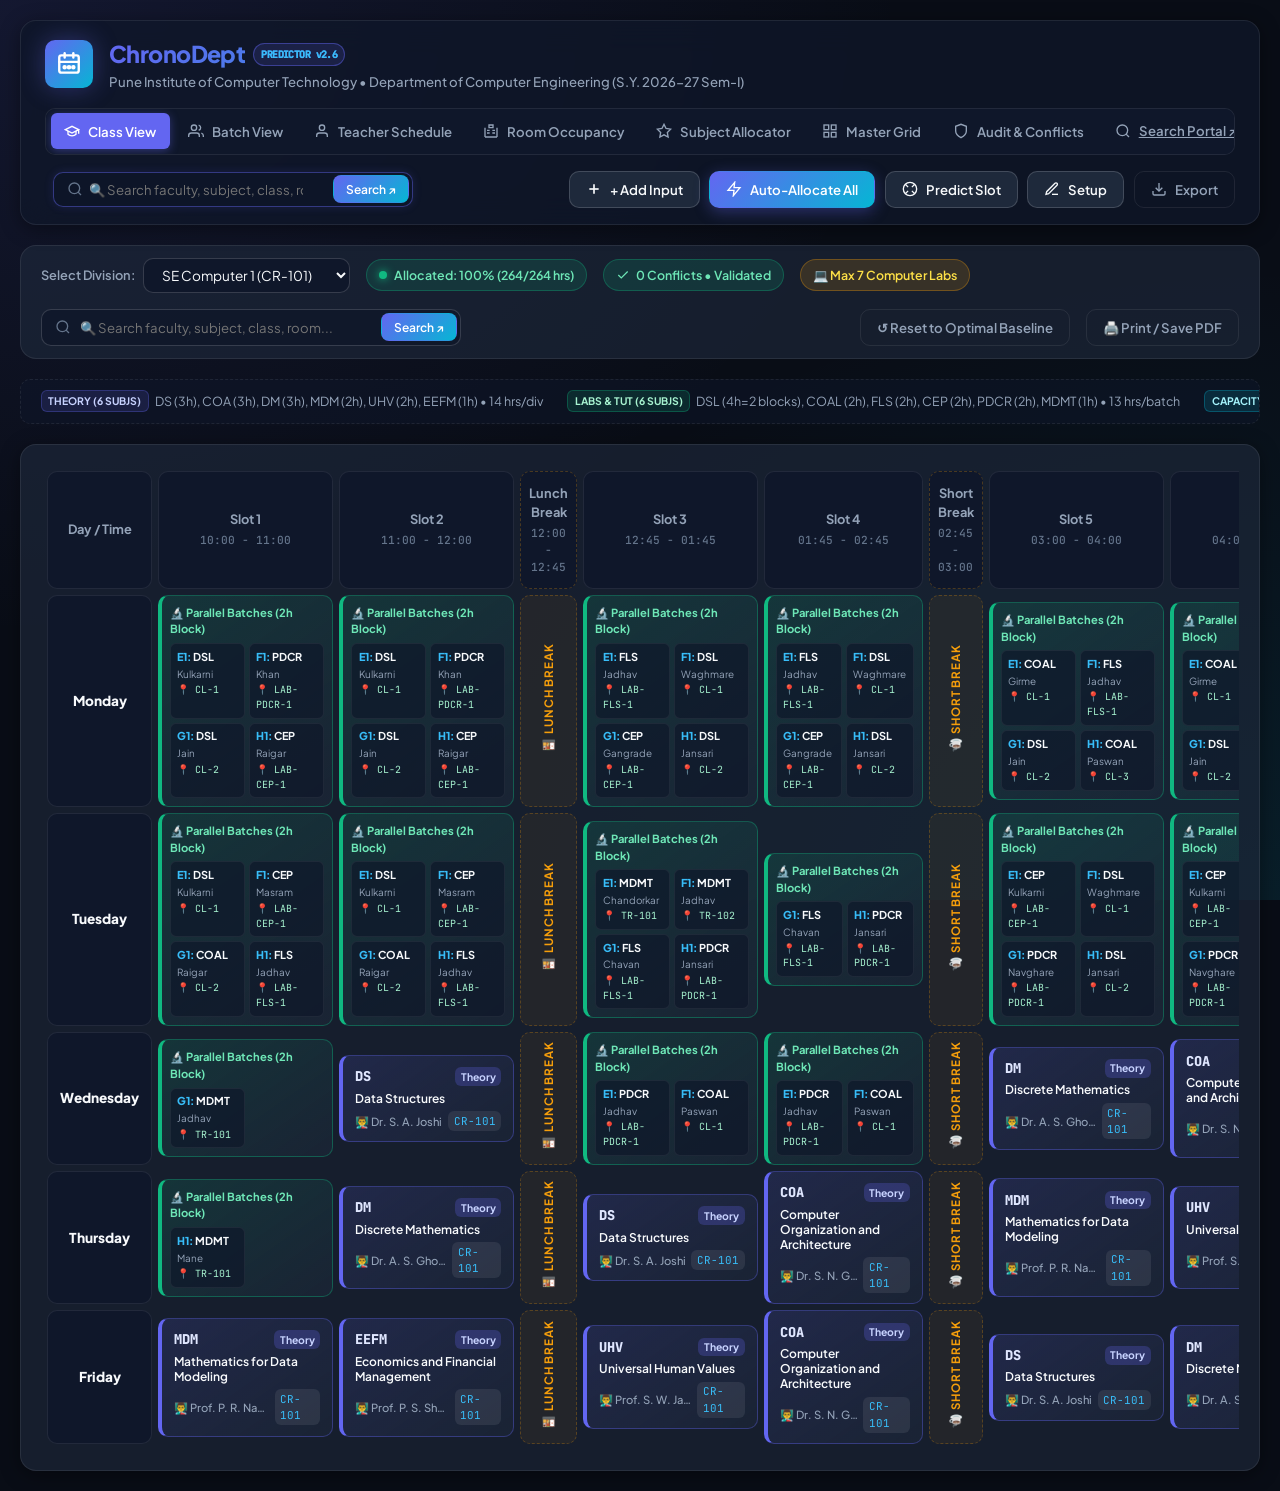
<file: index.html>
<!DOCTYPE html>
<html lang="en">
<head>
    <meta charset="UTF-8">
    <meta name="viewport" content="width=device-width, initial-scale=1.0">
    <title>ChronoDept - Department Timetable Predictor & Subject Allocator</title>
    <meta name="description" content="Intelligent timetable generator, subject allocator and schedule predictor for Computer Engineering department with zero conflicts and full curriculum coverage.">
    
    <!-- Google Fonts -->
    <link rel="preconnect" href="https://fonts.googleapis.com">
    <link rel="preconnect" href="https://fonts.gstatic.com" crossorigin>
    <link href="https://fonts.googleapis.com/css2?family=JetBrains+Mono:wght@400;500;700&family=Plus+Jakarta+Sans:wght@300;400;500;600;700;800&display=swap" rel="stylesheet">
    
    <link rel="stylesheet" href="styles.css">
</head>
<body>
    <div class="app-container">
        <!-- Main Application Header -->
        <header class="app-header">
            <div class="brand">
                <div class="brand-icon">
                    <svg width="26" height="26" viewBox="0 0 24 24" fill="none" stroke="currentColor" stroke-width="2.2" stroke-linecap="round" stroke-linejoin="round">
                        <rect x="3" y="4" width="18" height="16" rx="2"></rect>
                        <line x1="16" y1="2" x2="16" y2="6"></line>
                        <line x1="8" y1="2" x2="8" y2="6"></line>
                        <line x1="3" y1="10" x2="21" y2="10"></line>
                        <circle cx="8" cy="15" r="1"></circle>
                        <circle cx="12" cy="15" r="1"></circle>
                        <circle cx="16" cy="15" r="1"></circle>
                    </svg>
                </div>
                <div>
                    <h1 class="app-title">
                        ChronoDept <span class="app-version-badge">PREDICTOR v2.6</span>
                    </h1>
                    <p class="app-subtitle" id="deptSubtitle">Pune Institute of Computer Technology • Department of Computer Engineering (S.Y. 2026-27 Sem-I)</p>
                </div>
            </div>

            <!-- View Switcher Tabs -->
            <nav class="view-nav" aria-label="Timetable Perspectives">
                <button class="nav-btn active" data-view="class" id="navClassView">
                    <svg width="16" height="16" viewBox="0 0 24 24" fill="none" stroke="currentColor" stroke-width="2"><path d="M22 10v6M2 10l10-5 10 5-10 5z"/><path d="M6 12v5c3 3 9 3 12 0v-5"/></svg>
                    Class View
                </button>
                <button class="nav-btn" data-view="batch" id="navBatchView">
                    <svg width="16" height="16" viewBox="0 0 24 24" fill="none" stroke="currentColor" stroke-width="2"><path d="M17 21v-2a4 4 0 0 0-4-4H5a4 4 0 0 0-4 4v2"/><circle cx="9" cy="7" r="4"/><path d="M23 21v-2a4 4 0 0 0-3-3.87"/><path d="M16 3.13a4 4 0 0 1 0 7.75"/></svg>
                    Batch View
                </button>
                <button class="nav-btn" data-view="teacher" id="navTeacherView">
                    <svg width="16" height="16" viewBox="0 0 24 24" fill="none" stroke="currentColor" stroke-width="2"><path d="M20 21v-2a4 4 0 0 0-4-4H8a4 4 0 0 0-4 4v2"/><circle cx="12" cy="7" r="4"/></svg>
                    Teacher Schedule
                </button>
                <button class="nav-btn" data-view="room" id="navRoomView">
                    <svg width="16" height="16" viewBox="0 0 24 24" fill="none" stroke="currentColor" stroke-width="2"><path d="M3 21h18M3 7v14M21 7v14M6 11h4M6 15h4M14 11h4M14 15h4M9 3h6v4H9z"/></svg>
                    Room Occupancy
                </button>
                <button class="nav-btn" data-view="allocator" id="navAllocatorView">
                    <svg width="16" height="16" viewBox="0 0 24 24" fill="none" stroke="currentColor" stroke-width="2"><polygon points="12 2 15.09 8.26 22 9.27 17 14.14 18.18 21.02 12 17.77 5.82 21.02 7 14.14 2 9.27 8.91 8.26 12 2"/></svg>
                    Subject Allocator
                </button>
                <button class="nav-btn" data-view="master" id="navMasterView">
                    <svg width="16" height="16" viewBox="0 0 24 24" fill="none" stroke="currentColor" stroke-width="2"><rect x="3" y="3" width="7" height="7"/><rect x="14" y="3" width="7" height="7"/><rect x="14" y="14" width="7" height="7"/><rect x="3" y="14" width="7" height="7"/></svg>
                    Master Grid
                </button>
                <button class="nav-btn" data-view="audit" id="navAuditView">
                    <svg width="16" height="16" viewBox="0 0 24 24" fill="none" stroke="currentColor" stroke-width="2"><path d="M12 22s8-4 8-10V5l-8-3-8 3v7c0 6 8 10 8 10z"/></svg>
                    Audit & Conflicts
                </button>
                            <a href="search.html" class="nav-btn" id="navSearchLink" title="Open Dedicated Timetable Search Page">
                    <svg width="16" height="16" viewBox="0 0 24 24" fill="none" stroke="currentColor" stroke-width="2"><circle cx="11" cy="11" r="8"></circle><line x1="21" y1="21" x2="16.65" y2="16.65"></line></svg>
                    Search Portal ↗
                </a>
            </nav>

                        <!-- Top Header Global Search (Prominent search that opens search.html) -->
            <form class="top-header-search-form" id="topHeaderSearchForm" action="search.html" method="GET">
                <div class="search-input-wrapper">
                    <svg class="search-svg-icon" width="16" height="16" viewBox="0 0 24 24" fill="none" stroke="currentColor" stroke-width="2">
                        <circle cx="11" cy="11" r="8"></circle>
                        <line x1="21" y1="21" x2="16.65" y2="16.65"></line>
                    </svg>
                    <input type="search" name="q" id="topHeaderSearchInput" class="form-input top-header-search-input" placeholder="🔍 Search faculty, subject, class, room... (Press Enter)" autocomplete="off">
                    <button type="submit" class="btn btn-primary btn-sm search-submit-btn" title="Open Dedicated Search Page">
                        <span>Search ↗</span>
                    </button>
                </div>
            </form>

            <!-- Quick Action Buttons -->
            <div class="header-actions">
                <button id="btnQuickAddInput" class="btn btn-secondary" title="Add Divisions, Batches, and Classrooms as Input">
                    <svg width="16" height="16" viewBox="0 0 24 24" fill="none" stroke="currentColor" stroke-width="2.5"><line x1="12" y1="5" x2="12" y2="19"></line><line x1="5" y1="12" x2="19" y2="12"></line></svg>
                    + Add Input
                </button>
                <button id="btnAutoAllocate" class="btn btn-primary" title="Intelligently allocate all subjects across all divisions and batches">
                    <svg width="16" height="16" viewBox="0 0 24 24" fill="none" stroke="currentColor" stroke-width="2"><polygon points="13 2 3 14 12 14 11 22 21 10 12 10 13 2"/></svg>
                    Auto-Allocate All
                </button>
                <button id="btnPredictSlot" class="btn btn-secondary" title="Open AI Slot Predictor">
                    <svg width="16" height="16" viewBox="0 0 24 24" fill="none" stroke="currentColor" stroke-width="2"><circle cx="12" cy="12" r="10"/><path d="m4.93 4.93 4.24 4.24"/><path d="m14.83 9.17 4.24-4.24"/><path d="m14.83 14.83 4.24 4.24"/><path d="m9.17 14.83-4.24 4.24"/></svg>
                    Predict Slot
                </button>
                <button id="btnManageData" class="btn btn-secondary" title="Department & Curriculum Configuration">
                    <svg width="16" height="16" viewBox="0 0 24 24" fill="none" stroke="currentColor" stroke-width="2"><path d="M12 20h9"/><path d="M16.5 3.5a2.121 2.121 0 0 1 3 3L7 19l-4 1 1-4L16.5 3.5z"/></svg>
                    Setup
                </button>
                <button id="btnExportModal" class="btn btn-outline" title="Export to Excel, Word, or PDF">
                    <svg width="16" height="16" viewBox="0 0 24 24" fill="none" stroke="currentColor" stroke-width="2"><path d="M21 15v4a2 2 0 0 1-2 2H5a2 2 0 0 1-2-2v-4"/><polyline points="7 10 12 15 17 10"/><line x1="12" y1="15" x2="12" y2="3"/></svg>
                    Export
                </button>
            </div>
        </header>

        <!-- Secondary Toolbar: Filter & Live KPIs -->
        <section class="toolbar-section">
            <div class="toolbar-left">
                <!-- Dynamic Filter Dropdown -->
                <div class="filter-group" id="filterGroup">
                    <label for="selectFilter" id="filterLabel">Select Division:</label>
                    <select id="selectFilter" class="form-select">
                        <!-- Populated by JavaScript -->
                    </select>
                </div>

                <!-- Live Status Pills -->
                <div class="stat-pill success" id="badgeProgress" title="All 12 subjects allocated across 4 divisions & 16 batches">
                    <span class="pulse-dot"></span>
                    <span id="badgeProgressText">Allocated: 100% (108/108 hrs)</span>
                </div>

                <div class="stat-pill primary" id="badgeAudit" title="Real-time conflict status">
                    <svg width="14" height="14" viewBox="0 0 24 24" fill="none" stroke="currentColor" stroke-width="2"><path d="M20 6 9 17l-5-5"/></svg>
                    <span id="badgeAuditText">0 Conflicts • Validated</span>
                </div>

                <div class="stat-pill warning" id="badgeLabs" title="Computer lab capacity constraint compliance">
                    <span>💻 Max 7 Computer Labs</span>
                </div>
            </div>

                        <!-- Global Search Bar (Opens separate search results page) -->
            <form class="global-search-form" id="globalSearchForm" action="search.html" method="GET">
                <div class="search-input-wrapper">
                    <svg class="search-svg-icon" width="16" height="16" viewBox="0 0 24 24" fill="none" stroke="currentColor" stroke-width="2">
                        <circle cx="11" cy="11" r="8"></circle>
                        <line x1="21" y1="21" x2="16.65" y2="16.65"></line>
                    </svg>
                    <input type="search" name="q" id="globalSearchInput" class="form-input global-search-input" placeholder="🔍 Search faculty, subject, class, room..." autocomplete="off">
                    <button type="submit" class="btn btn-primary btn-sm search-submit-btn" title="Search and open dedicated search results page">
                        <span>Search ↗</span>
                    </button>
                </div>
            </form>

            <div class="toolbar-right">
                <button id="btnResetDefault" class="btn btn-outline" title="Reset to verified optimal PICT department timetable">
                    ↺ Reset to Optimal Baseline
                </button>
                <button id="btnPrint" class="btn btn-outline" title="Print this view or export as clean PDF">
                    🖨️ Print / Save PDF
                </button>
            </div>
        </section>

        <!-- Academic Curriculum & Rules Banner -->
        <section class="curriculum-banner">
            <div class="banner-item">
                <span class="badge-tag th">Theory (6 Subjs)</span>
                <span>DS (3h), COA (3h), DM (3h), MDM (2h), UHV (2h), EEFM (1h) • 14 hrs/div</span>
            </div>
            <div class="banner-item">
                <span class="badge-tag lab">Labs & Tut (6 Subjs)</span>
                <span>DSL (4h=2 blocks), COAL (2h), FLS (2h), CEP (2h), PDCR (2h), MDMT (1h) • 13 hrs/batch</span>
            </div>
            <div class="banner-item">
                <span class="badge-tag cl">Capacity</span>
                <span>16 Batches (E1..H4) • Parallel 2-hr Blocks • Max 7 Computer Labs</span>
            </div>
        </section>

        <!-- Main Timetable Display Area -->
        <main class="timetable-main" id="timetableContainer">
            <!-- Rendered dynamically by JavaScript -->
        </main>
    </div>

    <!-- ----------------------------------------------------------------------
         MODAL 1: Predictive Subject Allocator & Slot Recommendation
         ---------------------------------------------------------------------- -->
    <div class="modal-overlay" id="modalAllocate">
        <div class="modal-card">
            <div class="modal-header">
                <h2>⚡ Subject Allocator & Slot Predictor</h2>
                <button class="close-btn" id="btnCloseAllocate">&times;</button>
            </div>
            <div class="modal-body">
                <p style="font-size: 0.85rem; color: var(--text-secondary);">
                    Select a subject and class/batch. The predictor will evaluate all candidate time slots against teacher availability, room capacity, and break boundaries.
                </p>

                <div class="input-grid-2">
                    <div>
                        <label style="font-size: 0.8rem; font-weight: 600; color: var(--text-secondary); margin-bottom: 0.3rem; display: block;">Select Subject:</label>
                        <select id="allocSubject" class="form-select" style="width: 100%;">
                            <!-- Populated with all 12 subjects -->
                        </select>
                    </div>
                    <div>
                        <label style="font-size: 0.8rem; font-weight: 600; color: var(--text-secondary); margin-bottom: 0.3rem; display: block;">Target Division / Class:</label>
                        <select id="allocClass" class="form-select" style="width: 100%;">
                            <option value="SE-1">SE Computer 1</option>
                            <option value="SE-2">SE Computer 2</option>
                            <option value="SE-3">SE Computer 3</option>
                            <option value="SE-4">SE Computer 4</option>
                        </select>
                    </div>
                </div>

                <div class="input-grid-2">
                    <div id="allocBatchWrapper">
                        <label style="font-size: 0.8rem; font-weight: 600; color: var(--text-secondary); margin-bottom: 0.3rem; display: block;">Target Batch (for Labs):</label>
                        <select id="allocBatch" class="form-select" style="width: 100%;">
                            <option value="">Entire Division (Theory)</option>
                        </select>
                    </div>
                    <div>
                        <label style="font-size: 0.8rem; font-weight: 600; color: var(--text-secondary); margin-bottom: 0.3rem; display: block;">Assigned Faculty:</label>
                        <select id="allocTeacher" class="form-select" style="width: 100%;">
                            <!-- Populated with teachers -->
                        </select>
                    </div>
                </div>

                <div>
                    <h3 style="font-size: 0.9rem; font-weight: 700; margin-bottom: 0.5rem; display: flex; align-items: center; justify-content: space-between;">
                        <span>Predicted Slot Recommendations</span>
                        <span id="recomCount" style="font-size: 0.75rem; color: var(--text-accent);">Ranked by feasibility & balance</span>
                    </h3>
                    <div class="recommendation-list" id="recomList">
                        <!-- Populated by predictor algorithm -->
                    </div>
                </div>
            </div>
            <div class="modal-footer">
                <button class="btn btn-secondary" id="btnCancelAllocate">Cancel</button>
            </div>
        </div>
    </div>

    <!-- ----------------------------------------------------------------------
         MODAL 2: Department Setup & Master Data
         ---------------------------------------------------------------------- -->
    <div class="modal-overlay" id="modalData">
        <div class="modal-card modal-lg">
            <div class="modal-header">
                <h2>Department Configuration & Master Workload</h2>
                <button class="close-btn" id="btnCloseDataModal">&times;</button>
            </div>
            <div class="modal-body">
                <div class="modal-tabs">
                    <button class="tab-btn active" data-tab="tabTeachers">Faculty & Load Quotas</button>
                    <button class="tab-btn" data-tab="tabSubjects">Curriculum & 12 Subjects</button>
                    <button class="tab-btn" data-tab="tabClasses">Divisions & 16 Batches</button>
                    <button class="tab-btn" data-tab="tabRooms">Classrooms & Computer Labs</button>
                </div>

                <!-- Tab 1: Faculty -->
                <div class="tab-content active" id="tabTeachers">
                    <div style="display: flex; justify-content: space-between; align-items: center; gap: 0.75rem; flex-wrap: wrap;">
                        <form id="formTeacherSearchModal" action="search.html" method="GET" style="display: flex; gap: 0.5rem; flex: 1; max-width: 360px;">
                            <input type="text" name="q" id="searchTeacherInput" placeholder="🔍 Search faculty member (Press Enter for full page)..." class="form-input" style="width: 100%;">
                            <button type="submit" class="btn btn-secondary btn-sm" style="white-space: nowrap;" title="Open comprehensive results on dedicated search page">
                                Search ↗
                            </button>
                        </form>
                        <div style="display: flex; align-items: center; gap: 0.5rem; flex-wrap: wrap;">
                            <button type="button" class="btn btn-primary btn-sm" id="btnSetupOpenAddTeacher" title="Add faculty member manually">
                                + Add Faculty
                            </button>
                            <button type="button" class="btn btn-excel-green btn-sm" id="btnSetupImportExcel" title="Import faculty from Excel or CSV spreadsheet">
                                📊 Upload Excel
                            </button>
                            <button type="button" class="btn btn-excel-outline btn-sm" id="btnSetupDownloadTeacherTemplate" title="Download Excel template file">
                                📥 Template
                            </button>
                            <span style="font-size: 0.8rem; color: var(--text-secondary); margin-left: 0.25rem;" id="teacherCountDisplay">32 Faculty Members</span>
                        </div>
                    </div>
                    <div style="max-height: 420px; overflow-y: auto;">
                        <table class="data-table" id="tableTeachers">
                            <thead>
                                <tr>
                                    <th>Faculty Name</th>
                                    <th>Post / Designation</th>
                                    <th>Max Cap</th>
                                    <th>Scheduled</th>
                                    <th>Assigned Subjects</th>
                                    <th>Action</th>
                                </tr>
                            </thead>
                            <tbody></tbody>
                        </table>
                    </div>
                </div>

                <!-- Tab 2: Subjects -->
                <div class="tab-content" id="tabSubjects">
                    <div style="max-height: 420px; overflow-y: auto;">
                        <table class="data-table" id="tableSubjects">
                            <thead>
                                <tr>
                                    <th>Code</th>
                                    <th>Subject Name</th>
                                    <th>Type</th>
                                    <th>Weekly Required</th>
                                    <th>Room Requirement</th>
                                    <th>Current Status</th>
                                </tr>
                            </thead>
                            <tbody></tbody>
                        </table>
                    </div>
                </div>

                <!-- Tab 3: Classes -->
                <div class="tab-content" id="tabClasses">
                    <!-- Inline Quick Add Division -->
                    <div class="add-entity-card">
                        <div class="add-entity-card-header">
                            <span class="add-entity-card-title">
                                <svg width="16" height="16" viewBox="0 0 24 24" fill="none" stroke="currentColor" stroke-width="2.5"><path d="M12 5v14M5 12h14"/></svg>
                                Add New Division
                            </span>
                            <span style="font-size:0.75rem; color:var(--text-secondary);">Expand department with extra division & batches</span>
                        </div>
                        <form id="formSetupAddDivision" class="add-entity-form-grid">
                            <div class="form-group-item">
                                <label for="setupDivId">Division Code / ID: *</label>
                                <input type="text" id="setupDivId" class="form-input" placeholder="e.g. SE-5, TE-1" required>
                            </div>
                            <div class="form-group-item">
                                <label for="setupDivName">Division Name:</label>
                                <input type="text" id="setupDivName" class="form-input" placeholder="e.g. SE Computer 5">
                            </div>
                            <div class="form-group-item">
                                <label for="setupDivRoom">Default Classroom:</label>
                                <input type="text" id="setupDivRoom" class="form-input" placeholder="e.g. CR-105">
                            </div>
                            <div class="form-group-item">
                                <label for="setupDivBatches">Batches (Comma-sep):</label>
                                <input type="text" id="setupDivBatches" class="form-input" placeholder="e.g. E5, F5, G5, H5">
                            </div>
                            <div>
                                <button type="submit" class="btn btn-primary" style="height: 38px; width: 100%;">+ Add Division</button>
                            </div>
                        </form>
                    </div>

                    <div style="max-height: 380px; overflow-y: auto;">
                        <table class="data-table" id="tableClasses">
                            <thead>
                                <tr>
                                    <th>Division</th>
                                    <th>Default Classroom</th>
                                    <th>Lab Batches (Click + to Add)</th>
                                    <th>Capacity</th>
                                    <th>Action</th>
                                </tr>
                            </thead>
                            <tbody></tbody>
                        </table>
                    </div>
                </div>

                <!-- Tab 4: Rooms -->
                <div class="tab-content" id="tabRooms">
                    <!-- Inline Quick Add Classroom / Lab -->
                    <div class="add-entity-card">
                        <div class="add-entity-card-header">
                            <span class="add-entity-card-title">
                                <svg width="16" height="16" viewBox="0 0 24 24" fill="none" stroke="currentColor" stroke-width="2.5"><path d="M12 5v14M5 12h14"/></svg>
                                Add New Classroom / Laboratory
                            </span>
                            <span style="font-size:0.75rem; color:var(--text-secondary);">Register classroom or specialized computer lab</span>
                        </div>
                        <form id="formSetupAddRoom" class="add-entity-form-grid">
                            <div class="form-group-item">
                                <label for="setupRoomId">Room Code / ID: *</label>
                                <input type="text" id="setupRoomId" class="form-input" placeholder="e.g. CR-105, CL-8" required>
                            </div>
                            <div class="form-group-item">
                                <label for="setupRoomName">Room Name:</label>
                                <input type="text" id="setupRoomName" class="form-input" placeholder="e.g. Classroom 105">
                            </div>
                            <div class="form-group-item">
                                <label for="setupRoomType">Type:</label>
                                <select id="setupRoomType" class="form-select">
                                    <option value="classroom">Classroom (Theory)</option>
                                    <option value="lab">Computer Lab (DSL/COAL)</option>
                                    <option value="lab">Hardware/Linux Lab</option>
                                    <option value="tutorial">Tutorial Room</option>
                                </select>
                            </div>
                            <div class="form-group-item">
                                <label for="setupRoomCapacity">Capacity:</label>
                                <input type="number" id="setupRoomCapacity" class="form-input" value="75" min="5" max="300">
                            </div>
                            <div>
                                <button type="submit" class="btn btn-primary" style="height: 38px; width: 100%;">+ Add Room</button>
                            </div>
                        </form>
                    </div>

                    <div style="max-height: 380px; overflow-y: auto;">
                        <table class="data-table" id="tableRooms">
                            <thead>
                                <tr>
                                    <th>Room Name / Code</th>
                                    <th>Type</th>
                                    <th>Computer Lab?</th>
                                    <th>Capacity</th>
                                    <th>Action</th>
                                </tr>
                            </thead>
                            <tbody></tbody>
                        </table>
                    </div>
                </div>
            </div>
            <div class="modal-footer">
                <button class="btn btn-secondary" id="btnCloseDataModalFooter">Close</button>
            </div>
        </div>
    </div>

    <!-- ----------------------------------------------------------------------
         MODAL 2B: Dedicated Add Division, Batch & Classroom Input Modal
         ---------------------------------------------------------------------- -->
    <div class="modal-overlay" id="modalAddInput">
        <div class="modal-card">
            <div class="modal-header">
                <h2>➕ Add Division, Batch & Classroom Inputs</h2>
                <button class="close-btn" id="btnCloseAddInput">&times;</button>
            </div>
            <div class="modal-body">
                <p style="font-size: 0.85rem; color: var(--text-secondary);">
                    Configure and expand department structure: register new divisions, add lab batches to existing divisions, or add lecture classrooms & computer labs.
                </p>

                <div class="modal-tabs" id="addInputTabs">
                    <button class="tab-btn active" data-tab="tabAddDivision">🎓 Add Division</button>
                    <button class="tab-btn" data-tab="tabAddBatch">👥 Add Batch</button>
                    <button class="tab-btn" data-tab="tabAddRoom">🏫 Add Classroom / Lab</button>
                    <button class="tab-btn" data-tab="tabAddTeacher">👨‍🏫 Add Faculty / Excel</button>
                </div>

                <!-- Tab 1: Add Division -->
                <div class="tab-content active" id="tabAddDivision">
                    <form id="formModalAddDivision" style="display: flex; flex-direction: column; gap: 1rem;">
                        <div class="input-grid-2">
                            <div class="form-group-item">
                                <label for="modalDivId">Division Code / ID: *</label>
                                <input type="text" id="modalDivId" class="form-input" placeholder="e.g. SE-5, TE-1, DIV-A" required>
                            </div>
                            <div class="form-group-item">
                                <label for="modalDivName">Division Full Name: *</label>
                                <input type="text" id="modalDivName" class="form-input" placeholder="e.g. SE Computer 5" required>
                            </div>
                        </div>
                        <div class="input-grid-2">
                            <div class="form-group-item">
                                <label for="selectModalDivClassroom">Default Classroom: *</label>
                                <div style="display: flex; gap: 0.5rem;">
                                    <select id="selectModalDivClassroom" class="form-select" style="flex: 1;">
                                        <!-- Populated dynamically -->
                                    </select>
                                    <input type="text" id="inputModalDivClassroomCustom" class="form-input" placeholder="Or new (e.g. CR-105)" style="flex: 1;">
                                </div>
                            </div>
                            <div class="form-group-item">
                                <label for="modalDivCapacity">Student Capacity:</label>
                                <input type="number" id="modalDivCapacity" class="form-input" value="75" min="10" max="300">
                            </div>
                        </div>
                        <div class="form-group-item">
                            <label for="modalDivBatches">Batches (Comma-separated):</label>
                            <input type="text" id="modalDivBatches" class="form-input" placeholder="e.g. E5, F5, G5, H5">
                            <span style="font-size: 0.72rem; color: var(--text-muted);">Leave empty to auto-generate default 4 batches based on division code.</span>
                        </div>
                        <div style="display: flex; justify-content: flex-end; margin-top: 0.5rem;">
                            <button type="submit" class="btn btn-primary">
                                + Create Division
                            </button>
                        </div>
                    </form>
                </div>

                <!-- Tab 2: Add Batch -->
                <div class="tab-content" id="tabAddBatch">
                    <form id="formModalAddBatch" style="display: flex; flex-direction: column; gap: 1rem;">
                        <div class="input-grid-2">
                            <div class="form-group-item">
                                <label for="selectModalBatchDivision">Target Division: *</label>
                                <select id="selectModalBatchDivision" class="form-select" required>
                                    <!-- Populated dynamically with classes -->
                                </select>
                            </div>
                            <div class="form-group-item">
                                <label for="modalBatchCode">Batch Code / Name: *</label>
                                <input type="text" id="modalBatchCode" class="form-input" placeholder="e.g. J1, E5, K3" required>
                            </div>
                        </div>
                        <div class="quick-add-summary-badge" id="modalBatchDivisionSummary">
                            <span>Current Batches: <strong id="modalBatchCurrentList">-</strong></span>
                        </div>
                        <div style="display: flex; justify-content: flex-end; margin-top: 0.5rem;">
                            <button type="submit" class="btn btn-primary">
                                + Add Batch to Division
                            </button>
                        </div>
                    </form>
                </div>

                <!-- Tab 3: Add Classroom / Lab -->
                <div class="tab-content" id="tabAddRoom">
                    <form id="formModalAddRoom" style="display: flex; flex-direction: column; gap: 1rem;">
                        <div class="input-grid-2">
                            <div class="form-group-item">
                                <label for="modalRoomId">Room Code / ID: *</label>
                                <input type="text" id="modalRoomId" class="form-input" placeholder="e.g. CR-105, CL-8, TR-105" required>
                            </div>
                            <div class="form-group-item">
                                <label for="modalRoomName">Room Name: *</label>
                                <input type="text" id="modalRoomName" class="form-input" placeholder="e.g. Classroom 105, Computer Lab 8" required>
                            </div>
                        </div>
                        <div class="input-grid-3">
                            <div class="form-group-item">
                                <label for="selectModalRoomType">Room Type: *</label>
                                <select id="selectModalRoomType" class="form-select">
                                    <option value="classroom">Classroom (Theory Lecture)</option>
                                    <option value="lab">Computer Lab (DSL / COAL)</option>
                                    <option value="lab">Hardware / Linux / Comm Lab</option>
                                    <option value="tutorial">Tutorial Room</option>
                                </select>
                            </div>
                            <div class="form-group-item">
                                <label for="modalRoomCapacity">Seating Capacity:</label>
                                <input type="number" id="modalRoomCapacity" class="form-input" value="75" min="5" max="500">
                            </div>
                            <div class="form-group-item" style="justify-content: center;">
                                <label style="display: flex; align-items: center; gap: 0.5rem; cursor: pointer; margin-top: 1.25rem;">
                                    <input type="checkbox" id="checkModalRoomIsCompLab" style="width: 16px; height: 16px;">
                                    <span style="font-size: 0.8rem; color: var(--text-primary);">Is Computer Lab?</span>
                                </label>
                            </div>
                        </div>
                        <div style="display: flex; justify-content: flex-end; margin-top: 0.5rem;">
                            <button type="submit" class="btn btn-primary">
                                + Register Classroom / Lab
                            </button>
                        </div>
                    </form>
                </div>

                <!-- Tab 4: Add Faculty (Manual & Excel Import) -->
                <div class="tab-content" id="tabAddTeacher">
                    <div class="faculty-mode-switcher">
                        <button type="button" class="faculty-mode-btn active" id="btnFacultyModeManual" data-mode="manual">
                            <svg width="15" height="15" viewBox="0 0 24 24" fill="none" stroke="currentColor" stroke-width="2.2"><path d="M12 20h9"></path><path d="M16.5 3.5a2.121 2.121 0 0 1 3 3L7 19l-4 1 1-4L16.5 3.5z"></path></svg>
                            ✍️ Manual Entry Form
                        </button>
                        <button type="button" class="faculty-mode-btn" id="btnFacultyModeExcel" data-mode="excel">
                            <svg width="15" height="15" viewBox="0 0 24 24" fill="none" stroke="currentColor" stroke-width="2.2"><path d="M14 2H6a2 2 0 0 0-2 2v16a2 2 0 0 0 2 2h12a2 2 0 0 0 2-2V8z"></path><polyline points="14 2 14 8 20 8"></polyline><line x1="16" y1="13" x2="8" y2="13"></line><line x1="16" y1="17" x2="8" y2="17"></line><polyline points="10 9 9 9 8 9"></polyline></svg>
                            📊 Import from Excel (.xlsx / .csv)
                        </button>
                    </div>

                    <!-- Panel A: Manual Entry Form -->
                    <div id="panelTeacherManual">
                        <form id="formModalAddTeacher" style="display: flex; flex-direction: column; gap: 1rem;">
                            <div class="input-grid-2">
                                <div class="form-group-item">
                                    <label for="modalTeacherName">Faculty Full Name: *</label>
                                    <input type="text" id="modalTeacherName" class="form-input" placeholder="e.g. Dr. S. K. Sharma, Prof. P. V. Kulkarni" required>
                                </div>
                                <div class="form-group-item">
                                    <label for="modalTeacherId">Faculty Code / ID:</label>
                                    <input type="text" id="modalTeacherId" class="form-input" placeholder="e.g. t_33 (Leave blank to auto-generate)">
                                </div>
                            </div>
                            <div class="input-grid-2">
                                <div class="form-group-item">
                                    <label for="selectModalTeacherDesig">Post / Designation: *</label>
                                    <select id="selectModalTeacherDesig" class="form-select">
                                        <option value="desig_prof">Professor (Max 14 hrs/week)</option>
                                        <option value="desig_assoc">Associate Professor (Max 16 hrs/week)</option>
                                        <option value="desig_asst" selected>Assistant Professor (Max 18 hrs/week)</option>
                                        <option value="desig_guest">Visiting Faculty (Max 12 hrs/week)</option>
                                    </select>
                                </div>
                                <div class="form-group-item">
                                    <label for="modalTeacherHours">Max Weekly Load (Hours):</label>
                                    <input type="number" id="modalTeacherHours" class="form-input" value="18" min="2" max="30">
                                </div>
                            </div>
                            <div class="input-grid-2">
                                <div class="form-group-item">
                                    <label for="modalTeacherTheory">Theory Subjects Qualified (Comma-sep):</label>
                                    <input type="text" id="modalTeacherTheory" class="form-input" placeholder="e.g. DS, DM, COA">
                                </div>
                                <div class="form-group-item">
                                    <label for="modalTeacherLabs">Lab Subjects Qualified (Comma-sep):</label>
                                    <input type="text" id="modalTeacherLabs" class="form-input" placeholder="e.g. DSL, COAL, CEP, FLS">
                                </div>
                            </div>
                            <div style="display: flex; justify-content: flex-end; margin-top: 0.5rem;">
                                <button type="submit" class="btn btn-primary">
                                    + Add Faculty Member
                                </button>
                            </div>
                        </form>
                    </div>

                    <!-- Panel B: Excel Import -->
                    <div id="panelTeacherExcel" style="display: none; flex-direction: column; gap: 1rem;">
                        <div style="display: flex; justify-content: space-between; align-items: center; flex-wrap: wrap; gap: 0.5rem;">
                            <span style="font-size: 0.8rem; color: var(--text-secondary);">
                                Upload your faculty roster spreadsheet (.xlsx, .xls, .csv).
                            </span>
                            <button type="button" class="btn-excel-outline" id="btnDownloadTeacherTemplate">
                                <svg width="14" height="14" viewBox="0 0 24 24" fill="none" stroke="currentColor" stroke-width="2.2"><path d="M21 15v4a2 2 0 0 1-2 2H5a2 2 0 0 1-2-2v-4"></path><polyline points="7 10 12 15 17 10"></polyline><line x1="12" y1="15" x2="12" y2="3"></line></svg>
                                📥 Download Sample Excel Template
                            </button>
                        </div>

                        <div class="excel-dropzone" id="teacherExcelDropzone">
                            <input type="file" id="inputTeacherExcelFile" accept=".xlsx, .xls, .csv">
                            <div class="excel-dropzone-icon">📊</div>
                            <div class="excel-dropzone-title">Click to upload or drag & drop Excel spreadsheet</div>
                            <div class="excel-dropzone-desc">Supports Microsoft Excel (.xlsx, .xls) and CSV (.csv) with column headers</div>
                        </div>

                        <!-- Parsed Excel Live Preview Box -->
                        <div class="excel-preview-box" id="excelImportPreviewArea" style="display: none;">
                            <div class="excel-preview-header">
                                <div class="excel-preview-title">
                                    <span>✅ Spreadsheet Parsed:</span>
                                    <strong id="excelParsedCount">0</strong> faculty records detected
                                </div>
                                <label style="display: flex; align-items: center; gap: 0.4rem; font-size: 0.78rem; cursor: pointer; color: var(--text-secondary);">
                                    <input type="checkbox" id="chkUpdateExistingTeachers" checked>
                                    <span>Update if already exists</span>
                                </label>
                            </div>
                            <div style="max-height: 220px; overflow-y: auto;">
                                <table class="data-table" id="tableExcelPreview" style="font-size: 0.78rem;">
                                    <thead>
                                        <tr>
                                            <th>Faculty Name</th>
                                            <th>Post / Designation</th>
                                            <th>Max Load</th>
                                            <th>Theory</th>
                                            <th>Labs</th>
                                            <th>Status</th>
                                        </tr>
                                    </thead>
                                    <tbody></tbody>
                                </table>
                            </div>
                            <div style="display: flex; justify-content: flex-end; gap: 0.75rem; margin-top: 0.5rem;">
                                <button type="button" class="btn btn-secondary btn-sm" id="btnClearExcelImport">Cancel</button>
                                <button type="button" class="btn btn-excel-green btn-sm" id="btnConfirmExcelImport">
                                    Confirm & Import All Faculty
                                </button>
                            </div>
                        </div>
                    </div>
                </div>
            </div>
            <div class="modal-footer">
                <button class="btn btn-secondary" id="btnCloseAddInputFooter">Close</button>
            </div>
        </div>
    </div>

    <!-- ----------------------------------------------------------------------
         MODAL 3: Export & Reports
         ---------------------------------------------------------------------- -->
    <div class="modal-overlay" id="modalExport">
        <div class="modal-card">
            <div class="modal-header">
                <h2>📥 Export Department Timetable</h2>
                <button class="close-btn" id="btnCloseExport">&times;</button>
            </div>
            <div class="modal-body">
                <p style="font-size: 0.85rem; color: var(--text-secondary);">
                    Download the complete department timetable in official academic report formats:
                </p>
                <div style="display: flex; flex-direction: column; gap: 0.85rem; margin-top: 0.5rem;">
                    <button class="btn btn-secondary" id="btnDownloadExcel" style="justify-content: flex-start;">
                        📊 Download Excel Workbook (.xlsx)
                    </button>
                    <button class="btn btn-secondary" id="btnDownloadCSV" style="justify-content: flex-start;">
                        📄 Download CSV Data File (.csv)
                    </button>
                    <button class="btn btn-secondary" id="btnDownloadJSON" style="justify-content: flex-start;">
                        💾 Backup Full Timetable JSON (.json)
                    </button>
                    <button class="btn btn-primary" id="btnPrintModalBtn" style="justify-content: flex-start;">
                        🖨️ Open Print View / Save PDF
                    </button>
                </div>
            </div>
            <div class="modal-footer">
                <button class="btn btn-secondary" id="btnCloseExportFooter">Close</button>
            </div>
        </div>
    </div>

    <!-- Toast Notifications Container -->
    <div class="toast-container" id="toastContainer"></div>

    <!-- Scripts -->
    <script src="js/xlsx.full.min.js"></script>
    <script src="js/default_data.js"></script>
    <script src="js/data.js"></script>
    <script src="js/validator.js"></script>
    <script src="js/predictor.js"></script>
    <script src="js/app.js"></script>
</body>
</html>
</file>
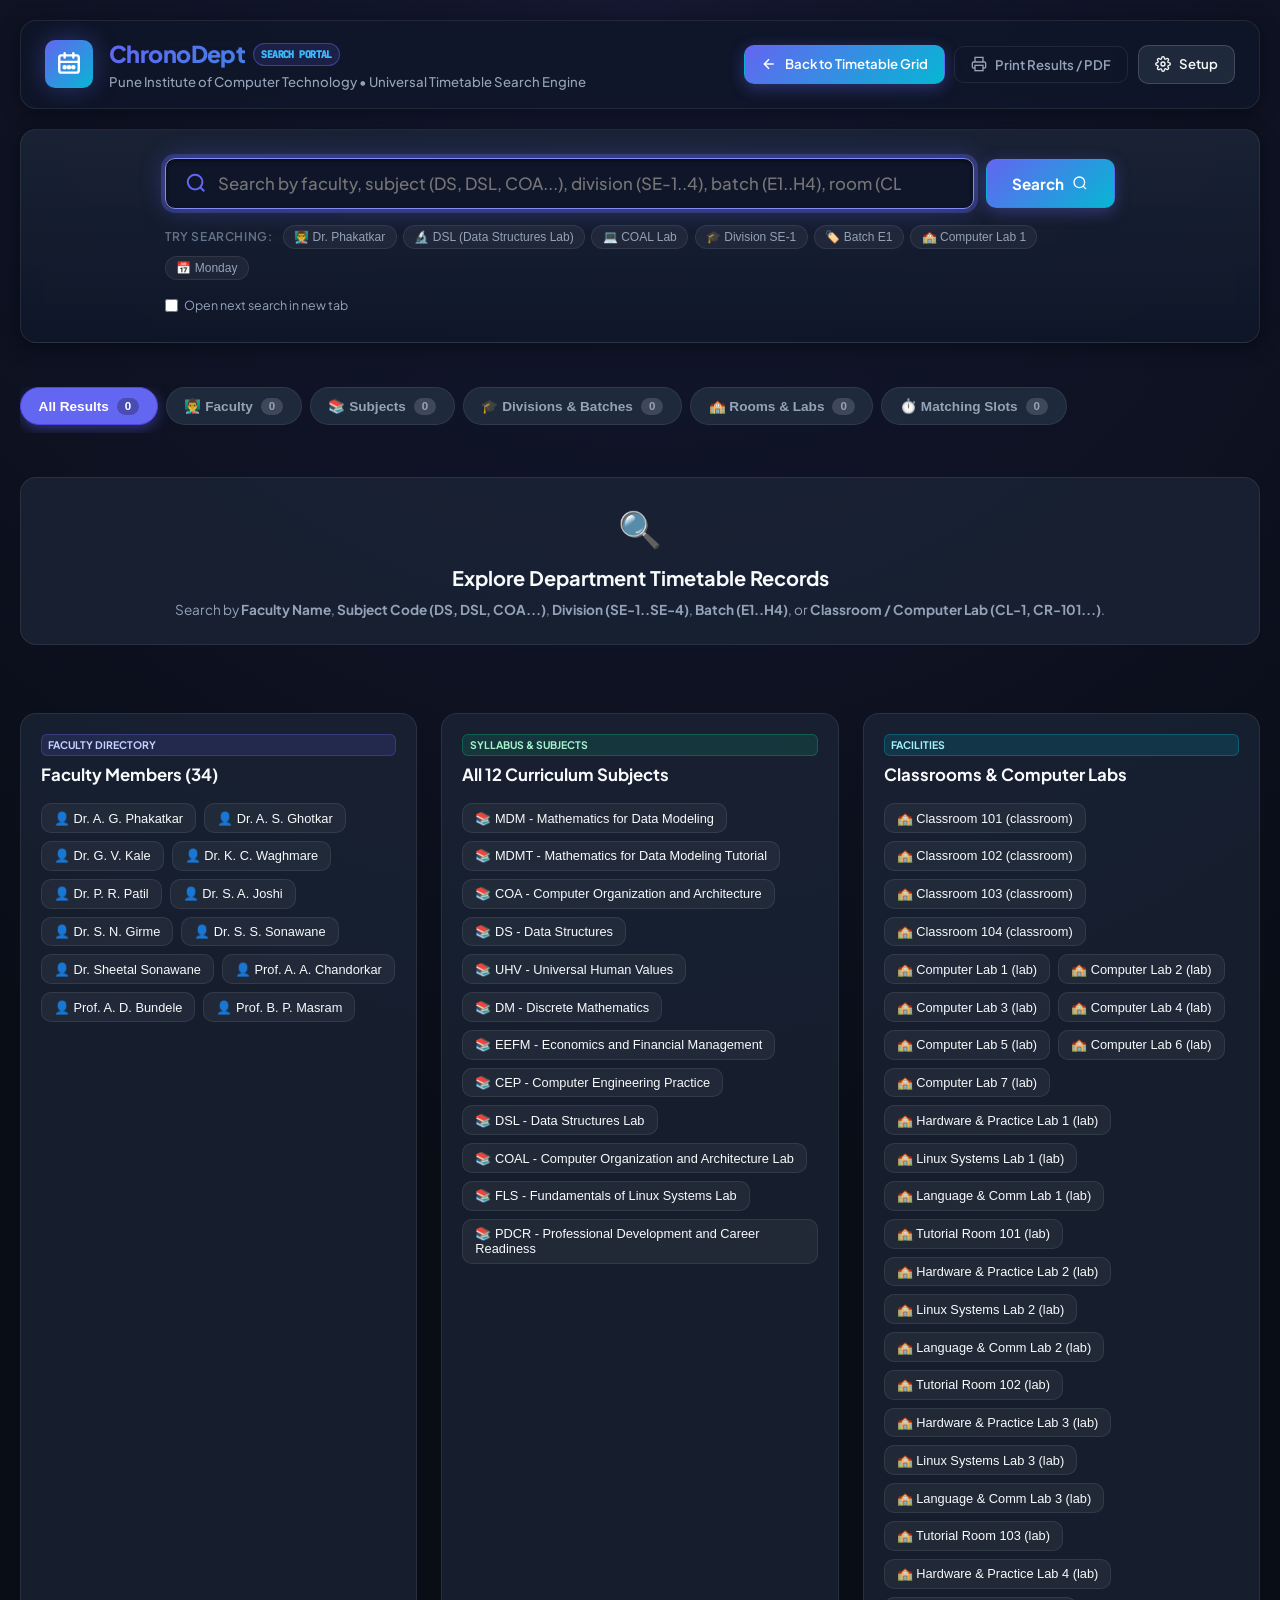
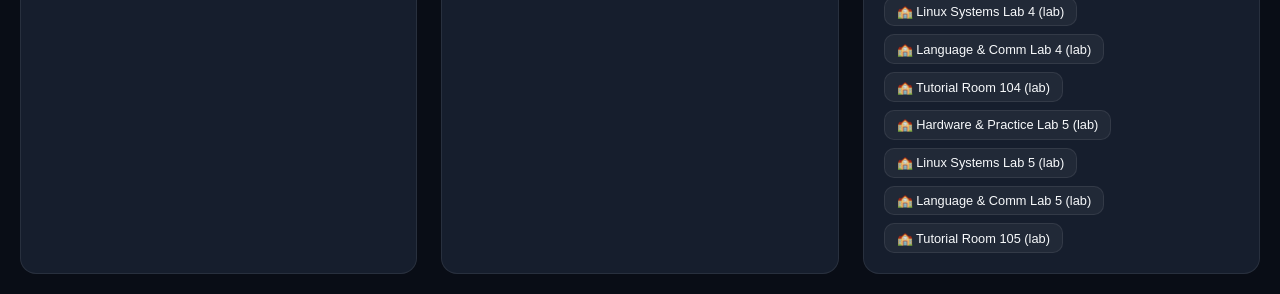
<file: search.html>
<!DOCTYPE html>
<html lang="en">
<head>
    <meta charset="UTF-8">
    <meta name="viewport" content="width=device-width, initial-scale=1.0">
    <title>Timetable Search Portal - ChronoDept</title>
    <meta name="description" content="Dedicated department timetable search page for faculty schedules, subjects, syllabus allocation, batch timetables, and classroom occupancy.">

    <!-- Modern Typography -->
    <link rel="preconnect" href="https://fonts.googleapis.com">
    <link rel="preconnect" href="https://fonts.gstatic.com" crossorigin>
    <link href="https://fonts.googleapis.com/css2?family=JetBrains+Mono:wght@400;500;700&family=Plus+Jakarta+Sans:wght@300;400;500;600;700;800&display=swap" rel="stylesheet">

    <link rel="stylesheet" href="styles.css">
</head>
<body class="search-page-body">
    <div class="app-container">
        <!-- Search Page Header -->
        <header class="app-header search-header">
            <div class="brand">
                <a href="index.html" class="brand-link" title="Return to ChronoDept Main Timetable">
                    <div class="brand-icon">
                        <svg width="26" height="26" viewBox="0 0 24 24" fill="none" stroke="currentColor" stroke-width="2.2" stroke-linecap="round" stroke-linejoin="round">
                            <rect x="3" y="4" width="18" height="16" rx="2"></rect>
                            <line x1="16" y1="2" x2="16" y2="6"></line>
                            <line x1="8" y1="2" x2="8" y2="6"></line>
                            <line x1="3" y1="10" x2="21" y2="10"></line>
                            <circle cx="8" cy="15" r="1"></circle>
                            <circle cx="12" cy="15" r="1"></circle>
                            <circle cx="16" cy="15" r="1"></circle>
                        </svg>
                    </div>
                </a>
                <div>
                    <h1 class="app-title">
                        <a href="index.html" style="text-decoration:none; color:inherit;">ChronoDept</a>
                        <span class="app-version-badge" style="background:var(--primary-light); color:var(--text-accent); border-color:var(--border-glow);">SEARCH PORTAL</span>
                    </h1>
                    <p class="app-subtitle">Pune Institute of Computer Technology • Universal Timetable Search Engine</p>
                </div>
            </div>

            <!-- Header Quick Actions -->
            <div class="header-actions">
                <a href="index.html" class="btn btn-primary" title="Return to Interactive Timetable Grid">
                    <svg width="16" height="16" viewBox="0 0 24 24" fill="none" stroke="currentColor" stroke-width="2.2"><line x1="19" y1="12" x2="5" y2="12"></line><polyline points="12 19 5 12 12 5"></polyline></svg>
                    Back to Timetable Grid
                </a>
                <button id="btnPrintSearch" class="btn btn-outline" title="Print search results or export clean PDF">
                    <svg width="16" height="16" viewBox="0 0 24 24" fill="none" stroke="currentColor" stroke-width="2"><polyline points="6 9 6 2 18 2 18 9"></polyline><path d="M6 18H4a2 2 0 0 1-2-2v-5a2 2 0 0 1 2-2h16a2 2 0 0 1 2 2v5a2 2 0 0 1-2 2h-2"></path><rect x="6" y="14" width="12" height="8"></rect></svg>
                    Print Results / PDF
                </button>
                <a href="index.html#setup" class="btn btn-secondary" title="Go to Setup in Timetable">
                    <svg width="16" height="16" viewBox="0 0 24 24" fill="none" stroke="currentColor" stroke-width="2"><circle cx="12" cy="12" r="3"></circle><path d="M19.4 15a1.65 1.65 0 0 0 .33 1.82l.06.06a2 2 0 0 1 0 2.83 2 2 0 0 1-2.83 0l-.06-.06a1.65 1.65 0 0 0-1.82-.33 1.65 1.65 0 0 0-1 1.51V21a2 2 0 0 1-2 2 2 2 0 0 1-2-2v-.09A1.65 1.65 0 0 0 9 19.4a1.65 1.65 0 0 0-1.82.33l-.06.06a2 2 0 0 1-2.83 0 2 2 0 0 1 0-2.83l.06-.06a1.65 1.65 0 0 0 .33-1.82 1.65 1.65 0 0 0-1.51-1H3a2 2 0 0 1-2-2 2 2 0 0 1 2-2h.09A1.65 1.65 0 0 0 4.6 9a1.65 1.65 0 0 0-.33-1.82l-.06-.06a2 2 0 0 1 0-2.83 2 2 0 0 1 2.83 0l.06.06a1.65 1.65 0 0 0 1.82.33H9a1.65 1.65 0 0 0 1-1.51V3a2 2 0 0 1 2-2 2 2 0 0 1 2 2v.09a1.65 1.65 0 0 0 1 1.51 1.65 1.65 0 0 0 1.82-.33l.06-.06a2 2 0 0 1 2.83 0 2 2 0 0 1 0 2.83l-.06.06a1.65 1.65 0 0 0-.33 1.82V9a1.65 1.65 0 0 0 1.51 1H21a2 2 0 0 1 2 2 2 2 0 0 1-2 2h-.09a1.65 1.65 0 0 0-1.51 1z"></path></svg>
                    Setup
                </a>
            </div>
        </header>

        <!-- Search Hero Section -->
        <section class="search-hero-section">
            <div class="search-hero-content">
                <form id="searchPageForm" class="search-hero-form" action="search.html" method="GET">
                    <div class="search-hero-input-wrap">
                        <svg class="search-hero-icon" width="22" height="22" viewBox="0 0 24 24" fill="none" stroke="currentColor" stroke-width="2.2">
                            <circle cx="11" cy="11" r="8"></circle>
                            <line x1="21" y1="21" x2="16.65" y2="16.65"></line>
                        </svg>
                        <input 
                            type="search" 
                            id="searchPageInput" 
                            name="q" 
                            class="search-hero-input" 
                            placeholder="Search by faculty, subject (DS, DSL, COA...), division (SE-1..4), batch (E1..H4), room (CL-1, CR-101)..." 
                            autocomplete="off" 
                            autofocus
                        >
                        <button type="button" id="btnClearSearch" class="search-hero-clear" title="Clear query" style="display: none;">
                            ✕
                        </button>
                        <button type="submit" class="btn btn-primary search-hero-submit">
                            <span>Search</span>
                            <svg width="16" height="16" viewBox="0 0 24 24" fill="none" stroke="currentColor" stroke-width="2"><circle cx="11" cy="11" r="8"></circle><line x1="21" y1="21" x2="16.65" y2="16.65"></line></svg>
                        </button>
                    </div>

                    <div class="search-options-row">
                        <div class="search-suggestions-chips">
                            <span class="suggestions-label">Try searching:</span>
                            <button type="button" class="suggestion-chip" data-query="Dr. A. G. Phakatkar">👨‍🏫 Dr. Phakatkar</button>
                            <button type="button" class="suggestion-chip" data-query="DSL">🔬 DSL (Data Structures Lab)</button>
                            <button type="button" class="suggestion-chip" data-query="COAL">💻 COAL Lab</button>
                            <button type="button" class="suggestion-chip" data-query="SE-1">🎓 Division SE-1</button>
                            <button type="button" class="suggestion-chip" data-query="E1">🏷️ Batch E1</button>
                            <button type="button" class="suggestion-chip" data-query="CL-1">🏫 Computer Lab 1</button>
                            <button type="button" class="suggestion-chip" data-query="Monday">📅 Monday</button>
                        </div>

                        <label class="search-checkbox-label">
                            <input type="checkbox" id="checkNewTab">
                            <span>Open next search in new tab</span>
                        </label>
                    </div>
                </form>
            </div>
        </section>

        <!-- Category Filter Tabs -->
        <section class="search-filter-section">
            <div class="search-category-tabs" role="tablist">
                <button class="search-cat-tab active" data-category="all">
                    <span>All Results</span>
                    <span class="cat-count-badge" id="countAll">0</span>
                </button>
                <button class="search-cat-tab" data-category="teachers">
                    <span>👨‍🏫 Faculty</span>
                    <span class="cat-count-badge" id="countTeachers">0</span>
                </button>
                <button class="search-cat-tab" data-category="subjects">
                    <span>📚 Subjects</span>
                    <span class="cat-count-badge" id="countSubjects">0</span>
                </button>
                <button class="search-cat-tab" data-category="classes">
                    <span>🎓 Divisions & Batches</span>
                    <span class="cat-count-badge" id="countClasses">0</span>
                </button>
                <button class="search-cat-tab" data-category="rooms">
                    <span>🏫 Rooms & Labs</span>
                    <span class="cat-count-badge" id="countRooms">0</span>
                </button>
                <button class="search-cat-tab" data-category="sessions">
                    <span>⏱️ Matching Slots</span>
                    <span class="cat-count-badge" id="countSessions">0</span>
                </button>
            </div>
        </section>

        <!-- Search Meta Summary Bar -->
        <div id="searchMetaSummary" class="search-meta-container"></div>

        <!-- Dynamic Results Container -->
        <main id="searchResultsContainer" class="search-results-main">
            <!-- Populated dynamically by js/search.js -->
        </main>
    </div>

    <!-- Scripts -->
    <script src="js/default_data.js"></script>
    <script src="js/data.js"></script>
    <script src="js/validator.js"></script>
    <script src="js/search.js"></script>
</body>
</html>
</file>
<file: styles.css>
/* ==========================================================================
   ChronoDept Timetable Predictor & Allocator - Design System & Stylesheet
   Modern Glassmorphism, Responsive Grid, High-Contrast Typography & Visual Polish
   ========================================================================== */

:root {
    --font-sans: 'Plus Jakarta Sans', -apple-system, BlinkMacSystemFont, 'Segoe UI', Roboto, sans-serif;
    --font-mono: 'JetBrains Mono', monospace;

    /* Theme Palette - Sleek Modern Dark Surface */
    --bg-base: #090d16;
    --bg-surface: #0f172a;
    --bg-surface-elevated: #1e293b;
    --bg-surface-glass: rgba(15, 23, 42, 0.75);
    --bg-card: rgba(30, 41, 59, 0.65);
    --bg-card-hover: rgba(51, 65, 85, 0.75);

    --border-subtle: rgba(255, 255, 255, 0.08);
    --border-medium: rgba(255, 255, 255, 0.16);
    --border-glow: rgba(99, 102, 241, 0.45);

    /* Typography */
    --text-primary: #f8fafc;
    --text-secondary: #94a3b8;
    --text-muted: #64748b;
    --text-accent: #38bdf8;

    /* Brand Accents */
    --primary: #6366f1;         /* Indigo */
    --primary-hover: #4f46e5;
    --primary-light: rgba(99, 102, 241, 0.15);
    --cyan: #06b6d4;            /* Cyan */
    --cyan-light: rgba(6, 182, 212, 0.15);
    --emerald: #10b981;         /* Emerald */
    --emerald-light: rgba(16, 185, 129, 0.15);
    --amber: #f59e0b;           /* Amber */
    --amber-light: rgba(245, 158, 11, 0.15);
    --rose: #f43f5e;            /* Rose */
    --rose-light: rgba(244, 63, 94, 0.15);
    --purple: #a855f7;          /* Purple */

    --gradient-brand: linear-gradient(135deg, #6366f1 0%, #06b6d4 100%);
    --gradient-card-th: linear-gradient(145deg, rgba(99, 102, 241, 0.15), rgba(30, 41, 59, 0.5));
    --gradient-card-lab: linear-gradient(145deg, rgba(16, 185, 129, 0.15), rgba(30, 41, 59, 0.5));
    --gradient-gold: linear-gradient(135deg, #f59e0b, #d97706);

    /* Radii & Shadows */
    --radius-sm: 6px;
    --radius-md: 10px;
    --radius-lg: 16px;
    --radius-full: 9999px;

    --shadow-sm: 0 2px 8px rgba(0, 0, 0, 0.3);
    --shadow-md: 0 4px 20px rgba(0, 0, 0, 0.4);
    --shadow-lg: 0 10px 30px rgba(0, 0, 0, 0.6);
    --shadow-glow: 0 0 25px rgba(99, 102, 241, 0.35);
}

/* Reset & Foundation */
*, *::before, *::after {
    box-sizing: border-box;
    margin: 0;
    padding: 0;
}

body {
    font-family: var(--font-sans);
    background-color: var(--bg-base);
    color: var(--text-primary);
    line-height: 1.5;
    min-height: 100vh;
    padding: 1.25rem;
    overflow-x: hidden;
    background-image: 
        radial-gradient(at 0% 0%, rgba(99, 102, 241, 0.12) 0px, transparent 50%),
        radial-gradient(at 100% 100%, rgba(6, 182, 212, 0.1) 0px, transparent 50%);
    background-attachment: fixed;
}

/* Scrollbar Customization */
::-webkit-scrollbar {
    width: 8px;
    height: 8px;
}
::-webkit-scrollbar-track {
    background: var(--bg-surface);
}
::-webkit-scrollbar-thumb {
    background: var(--bg-surface-elevated);
    border-radius: var(--radius-full);
}
::-webkit-scrollbar-thumb:hover {
    background: var(--primary);
}

/* Layout Container */
.app-container {
    max-width: 1720px;
    margin: 0 auto;
    display: flex;
    flex-direction: column;
    gap: 1.25rem;
}

/* --------------------------------------------------------------------------
   Header Bar
   -------------------------------------------------------------------------- */
.app-header {
    display: flex;
    align-items: center;
    justify-content: space-between;
    background: var(--bg-surface-glass);
    backdrop-filter: blur(16px);
    -webkit-backdrop-filter: blur(16px);
    border: 1px solid var(--border-subtle);
    padding: 1rem 1.5rem;
    border-radius: var(--radius-lg);
    box-shadow: var(--shadow-md);
    flex-wrap: wrap;
    gap: 1rem;
}

.brand {
    display: flex;
    align-items: center;
    gap: 1rem;
}

.brand-icon {
    width: 48px;
    height: 48px;
    background: var(--gradient-brand);
    border-radius: var(--radius-md);
    display: flex;
    align-items: center;
    justify-content: center;
    color: #fff;
    box-shadow: var(--shadow-glow);
    flex-shrink: 0;
}

.app-title {
    font-size: 1.45rem;
    font-weight: 800;
    letter-spacing: -0.025em;
    background: var(--gradient-brand);
    -webkit-background-clip: text;
    -webkit-text-fill-color: transparent;
    display: flex;
    align-items: center;
    gap: 0.5rem;
}

.app-version-badge {
    font-size: 0.65rem;
    font-family: var(--font-mono);
    padding: 0.15rem 0.45rem;
    background: var(--primary-light);
    border: 1px solid var(--border-glow);
    color: var(--text-accent);
    border-radius: var(--radius-full);
    -webkit-text-fill-color: var(--text-accent);
}

.app-subtitle {
    font-size: 0.825rem;
    color: var(--text-secondary);
    font-weight: 500;
}

/* View Selector Navigation */
.view-nav {
    display: flex;
    background: var(--bg-surface);
    padding: 0.3rem;
    border-radius: var(--radius-md);
    border: 1px solid var(--border-subtle);
    gap: 0.25rem;
    overflow-x: auto;
}

.nav-btn {
    display: flex;
    align-items: center;
    gap: 0.5rem;
    padding: 0.5rem 0.85rem;
    background: transparent;
    border: none;
    color: var(--text-secondary);
    font-size: 0.825rem;
    font-weight: 600;
    font-family: var(--font-sans);
    border-radius: var(--radius-sm);
    cursor: pointer;
    transition: all 0.2s ease;
    white-space: nowrap;
}

.nav-btn:hover {
    color: var(--text-primary);
    background: rgba(255, 255, 255, 0.05);
}

.nav-btn.active {
    color: #fff;
    background: var(--primary);
    box-shadow: 0 2px 10px rgba(99, 102, 241, 0.4);
}

/* Header Actions */
.header-actions {
    display: flex;
    align-items: center;
    gap: 0.6rem;
    flex-wrap: wrap;
}

.btn {
    display: inline-flex;
    align-items: center;
    gap: 0.5rem;
    padding: 0.55rem 1rem;
    font-size: 0.825rem;
    font-weight: 600;
    font-family: var(--font-sans);
    border-radius: var(--radius-md);
    cursor: pointer;
    transition: all 0.2s ease;
    border: 1px solid transparent;
    text-decoration: none;
}

.btn-primary {
    background: var(--gradient-brand);
    color: #fff;
    box-shadow: 0 4px 15px rgba(99, 102, 241, 0.35);
}
.btn-primary:hover {
    transform: translateY(-1px);
    box-shadow: 0 6px 20px rgba(99, 102, 241, 0.5);
}

.btn-secondary {
    background: var(--bg-surface-elevated);
    color: var(--text-primary);
    border-color: var(--border-medium);
}
.btn-secondary:hover {
    background: rgba(255, 255, 255, 0.1);
    border-color: var(--text-secondary);
}

.btn-success {
    background: var(--emerald);
    color: #fff;
}
.btn-success:hover {
    background: #059669;
}

.btn-outline {
    background: transparent;
    color: var(--text-secondary);
    border-color: var(--border-subtle);
}
.btn-outline:hover {
    color: var(--text-primary);
    background: rgba(255, 255, 255, 0.05);
    border-color: var(--border-medium);
}

/* --------------------------------------------------------------------------
   Subheader / Toolbar
   -------------------------------------------------------------------------- */
.toolbar-section {
    display: flex;
    align-items: center;
    justify-content: space-between;
    background: var(--bg-card);
    border: 1px solid var(--border-subtle);
    padding: 0.75rem 1.25rem;
    border-radius: var(--radius-lg);
    flex-wrap: wrap;
    gap: 1rem;
}

.toolbar-left, .toolbar-right {
    display: flex;
    align-items: center;
    gap: 1rem;
    flex-wrap: wrap;
}

.filter-group {
    display: flex;
    align-items: center;
    gap: 0.5rem;
}

.filter-group label {
    font-size: 0.8rem;
    font-weight: 600;
    color: var(--text-secondary);
    white-space: nowrap;
}

.form-select, .form-input {
    background: var(--bg-surface);
    border: 1px solid var(--border-medium);
    color: var(--text-primary);
    font-size: 0.85rem;
    font-family: var(--font-sans);
    padding: 0.45rem 0.85rem;
    border-radius: var(--radius-md);
    outline: none;
    transition: all 0.2s ease;
}

.form-select:focus, .form-input:focus {
    border-color: var(--primary);
    box-shadow: 0 0 0 3px rgba(99, 102, 241, 0.25);
}

/* Quick Summary Stat Chips */
.stat-pill {
    display: inline-flex;
    align-items: center;
    gap: 0.4rem;
    background: rgba(255, 255, 255, 0.04);
    border: 1px solid var(--border-subtle);
    padding: 0.35rem 0.75rem;
    border-radius: var(--radius-full);
    font-size: 0.775rem;
    font-weight: 600;
}

.stat-pill.success {
    background: var(--emerald-light);
    border-color: rgba(16, 185, 129, 0.3);
    color: #6ee7b7;
}

.stat-pill.primary {
    background: var(--primary-light);
    border-color: var(--border-glow);
    color: var(--text-accent);
}

.stat-pill.warning {
    background: var(--amber-light);
    border-color: rgba(245, 158, 11, 0.3);
    color: #fde047;
}

.pulse-dot {
    width: 8px;
    height: 8px;
    border-radius: 50%;
    background: var(--emerald);
    box-shadow: 0 0 8px var(--emerald);
}

/* Rules / Curriculum Banner */
.curriculum-banner {
    display: flex;
    align-items: center;
    gap: 1.5rem;
    background: rgba(15, 23, 42, 0.5);
    border: 1px dashed var(--border-subtle);
    padding: 0.65rem 1.25rem;
    border-radius: var(--radius-md);
    font-size: 0.78rem;
    color: var(--text-secondary);
    overflow-x: auto;
}

.banner-item {
    display: flex;
    align-items: center;
    gap: 0.4rem;
    white-space: nowrap;
}

.badge-tag {
    font-size: 0.65rem;
    font-weight: 700;
    padding: 0.15rem 0.4rem;
    border-radius: var(--radius-sm);
    text-transform: uppercase;
}
.badge-tag.th { background: var(--primary-light); color: #c7d2fe; border: 1px solid rgba(99, 102, 241, 0.3); }
.badge-tag.lab { background: var(--emerald-light); color: #a7f3d0; border: 1px solid rgba(16, 185, 129, 0.3); }
.badge-tag.cl { background: var(--cyan-light); color: #a5f3fc; border: 1px solid rgba(6, 182, 212, 0.3); }

/* --------------------------------------------------------------------------
   Timetable Grid Table Layout
   -------------------------------------------------------------------------- */
.timetable-main {
    background: var(--bg-card);
    border: 1px solid var(--border-subtle);
    border-radius: var(--radius-lg);
    padding: 1.25rem;
    box-shadow: var(--shadow-md);
    overflow-x: auto;
    min-height: 480px;
}

.timetable-wrapper {
    overflow-x: auto;
    max-inline-size: 100%;
}

.timetable-grid {
    width: 100%;
    border-collapse: separate;
    border-spacing: 6px;
    min-width: 1100px;
}

.timetable-grid thead th {
    background: var(--bg-surface);
    color: var(--text-secondary);
    padding: 0.75rem 0.5rem;
    font-size: 0.8rem;
    font-weight: 700;
    text-align: center;
    border-radius: var(--radius-md);
    border: 1px solid var(--border-subtle);
    position: sticky;
    top: 0;
    z-index: 10;
}

.slot-time {
    display: block;
    font-size: 0.7rem;
    font-family: var(--font-mono);
    color: var(--text-muted);
    font-weight: 500;
    margin-top: 0.2rem;
}

.day-header {
    background: var(--bg-surface);
    color: var(--text-primary);
    font-weight: 800;
    font-size: 0.85rem;
    width: 110px;
    text-align: center;
    padding: 0.75rem;
    border-radius: var(--radius-md);
    border: 1px solid var(--border-subtle);
    vertical-align: middle;
}

/* Session Cards */
.lecture-card {
    background: var(--gradient-card-th);
    border: 1px solid rgba(99, 102, 241, 0.35);
    border-left: 4px solid var(--primary);
    padding: 0.65rem 0.75rem;
    border-radius: var(--radius-md);
    display: flex;
    flex-direction: column;
    justify-content: space-between;
    height: 100%;
    min-height: 85px;
    transition: all 0.2s ease;
    cursor: pointer;
}

.lecture-card:hover {
    transform: translateY(-2px);
    box-shadow: 0 6px 16px rgba(99, 102, 241, 0.25);
    border-color: var(--primary);
}

.card-top {
    display: flex;
    align-items: center;
    justify-content: space-between;
    gap: 0.35rem;
    margin-bottom: 0.25rem;
}

.card-code {
    font-family: var(--font-mono);
    font-weight: 800;
    font-size: 0.85rem;
    color: #e0e7ff;
}

.card-type-tag {
    font-size: 0.65rem;
    font-weight: 700;
    padding: 0.1rem 0.35rem;
    background: rgba(99, 102, 241, 0.25);
    color: #c7d2fe;
    border-radius: var(--radius-sm);
}

.card-subj-name {
    font-size: 0.75rem;
    font-weight: 600;
    color: var(--text-primary);
    line-height: 1.25;
    margin-bottom: 0.35rem;
}

.card-meta {
    display: flex;
    align-items: center;
    justify-content: space-between;
    gap: 0.25rem;
    font-size: 0.7rem;
    color: var(--text-secondary);
    margin-top: auto;
}

.card-teacher {
    white-space: nowrap;
    overflow: hidden;
    text-overflow: ellipsis;
    max-width: 110px;
    font-weight: 500;
}

.card-room {
    background: rgba(255, 255, 255, 0.08);
    padding: 0.1rem 0.35rem;
    border-radius: var(--radius-sm);
    font-family: var(--font-mono);
    font-size: 0.68rem;
    color: var(--text-accent);
}

/* Parallel Labs Block (4 Batches E, F, G, H) */
.parallel-lab-container {
    background: var(--gradient-card-lab);
    border: 1px solid rgba(16, 185, 129, 0.35);
    border-left: 4px solid var(--emerald);
    padding: 0.5rem;
    border-radius: var(--radius-md);
    height: 100%;
    min-height: 115px;
    display: flex;
    flex-direction: column;
    gap: 0.35rem;
    transition: all 0.2s ease;
}

.parallel-lab-container:hover {
    transform: translateY(-2px);
    box-shadow: 0 6px 18px rgba(16, 185, 129, 0.2);
    border-color: var(--emerald);
}

.parallel-lab-header {
    display: flex;
    align-items: center;
    justify-content: space-between;
    font-size: 0.7rem;
    font-weight: 700;
    color: #6ee7b7;
}

.batch-matrix-grid {
    display: grid;
    grid-template-columns: 1fr 1fr;
    gap: 4px;
}

.batch-card {
    background: rgba(15, 23, 42, 0.7);
    border: 1px solid rgba(255, 255, 255, 0.06);
    border-radius: var(--radius-sm);
    padding: 0.3rem 0.4rem;
    font-size: 0.68rem;
    display: flex;
    flex-direction: column;
    gap: 0.1rem;
    transition: background 0.15s ease;
}
.batch-card:hover {
    background: rgba(30, 41, 59, 0.9);
}

.batch-badge {
    font-weight: 800;
    color: var(--text-accent);
    display: inline-block;
}

.batch-subj {
    font-weight: 700;
    color: var(--text-primary);
}

.batch-room-chip {
    font-family: var(--font-mono);
    font-size: 0.62rem;
    color: #a7f3d0;
}

/* Break Column Styling */
.break-cell {
    background: rgba(245, 158, 11, 0.06);
    border: 1px dashed rgba(245, 158, 11, 0.25) !important;
    text-align: center;
    vertical-align: middle;
    width: 60px;
    border-radius: var(--radius-md);
}

.break-content {
    writing-mode: vertical-rl;
    text-orientation: mixed;
    transform: rotate(180deg);
    font-size: 0.72rem;
    font-weight: 700;
    letter-spacing: 0.08em;
    color: var(--amber);
    display: inline-block;
    padding: 0.5rem 0;
    text-transform: uppercase;
}

/* Free / Vacant Cell */
.free-slot-cell {
    background: rgba(255, 255, 255, 0.02);
    border: 1px dashed rgba(255, 255, 255, 0.08);
    border-radius: var(--radius-md);
    height: 100%;
    min-height: 85px;
    display: flex;
    flex-direction: column;
    align-items: center;
    justify-content: center;
    gap: 0.35rem;
    color: var(--text-muted);
    font-size: 0.72rem;
    transition: all 0.2s ease;
}

.free-slot-cell:hover {
    background: rgba(99, 102, 241, 0.05);
    border-color: rgba(99, 102, 241, 0.3);
}

.btn-add-session {
    background: rgba(255, 255, 255, 0.06);
    border: none;
    color: var(--text-secondary);
    font-size: 0.7rem;
    padding: 0.25rem 0.5rem;
    border-radius: var(--radius-sm);
    cursor: pointer;
    transition: all 0.15s ease;
}
.btn-add-session:hover {
    background: var(--primary);
    color: #fff;
}

/* --------------------------------------------------------------------------
   Subject Allocator Studio View
   -------------------------------------------------------------------------- */
.allocator-studio {
    display: flex;
    flex-direction: column;
    gap: 1.5rem;
}

.studio-header-card {
    background: linear-gradient(135deg, rgba(99, 102, 241, 0.12), rgba(6, 182, 212, 0.08));
    border: 1px solid var(--border-glow);
    padding: 1.5rem;
    border-radius: var(--radius-lg);
    display: flex;
    align-items: center;
    justify-content: space-between;
    flex-wrap: wrap;
    gap: 1rem;
}

.studio-title-group h2 {
    font-size: 1.35rem;
    font-weight: 800;
    color: var(--text-primary);
}
.studio-title-group p {
    font-size: 0.85rem;
    color: var(--text-secondary);
    margin-top: 0.2rem;
}

.studio-stats-row {
    display: grid;
    grid-template-columns: repeat(auto-fit, minmax(220px, 1fr));
    gap: 1rem;
}

.stat-metric-card {
    background: var(--bg-surface);
    border: 1px solid var(--border-subtle);
    padding: 1.25rem;
    border-radius: var(--radius-md);
    display: flex;
    flex-direction: column;
    gap: 0.4rem;
}

.stat-metric-label {
    font-size: 0.75rem;
    font-weight: 600;
    color: var(--text-secondary);
    text-transform: uppercase;
    letter-spacing: 0.05em;
}

.stat-metric-value {
    font-size: 1.75rem;
    font-weight: 800;
    color: var(--text-primary);
    font-family: var(--font-mono);
}

.stat-progress-bar {
    height: 6px;
    background: var(--bg-surface-elevated);
    border-radius: var(--radius-full);
    overflow: hidden;
    margin-top: 0.35rem;
}

.stat-progress-fill {
    height: 100%;
    background: var(--gradient-brand);
    border-radius: var(--radius-full);
    transition: width 0.4s ease;
}

/* Subject Workload Allocation Cards Grid */
.subject-allocation-grid {
    display: grid;
    grid-template-columns: repeat(auto-fit, minmax(320px, 1fr));
    gap: 1rem;
}

.subject-item-card {
    background: var(--bg-surface);
    border: 1px solid var(--border-subtle);
    border-radius: var(--radius-md);
    padding: 1.15rem;
    display: flex;
    flex-direction: column;
    gap: 0.85rem;
    transition: all 0.2s ease;
}

.subject-item-card:hover {
    border-color: var(--border-medium);
    box-shadow: var(--shadow-sm);
}

.subject-card-head {
    display: flex;
    align-items: center;
    justify-content: space-between;
}

.subject-code-tag {
    font-family: var(--font-mono);
    font-weight: 800;
    font-size: 1rem;
    color: var(--text-primary);
}

.subject-name-text {
    font-size: 0.85rem;
    font-weight: 600;
    color: var(--text-secondary);
    line-height: 1.3;
}

.subject-hours-meta {
    display: flex;
    align-items: center;
    justify-content: space-between;
    font-size: 0.78rem;
    color: var(--text-secondary);
}

.subject-action-bar {
    display: flex;
    align-items: center;
    gap: 0.5rem;
    margin-top: auto;
}

/* --------------------------------------------------------------------------
   Audit & Conflict Inspector
   -------------------------------------------------------------------------- */
.audit-container {
    display: flex;
    flex-direction: column;
    gap: 1.5rem;
}

.audit-score-banner {
    display: flex;
    align-items: center;
    gap: 1.5rem;
    background: var(--bg-surface);
    border: 1px solid var(--border-subtle);
    border-radius: var(--radius-lg);
    padding: 1.5rem;
}

.audit-score-icon {
    width: 64px;
    height: 64px;
    border-radius: 50%;
    display: flex;
    align-items: center;
    justify-content: center;
    font-size: 2rem;
    flex-shrink: 0;
}
.audit-score-icon.success { background: var(--emerald-light); color: var(--emerald); border: 2px solid var(--emerald); }
.audit-score-icon.warning { background: var(--amber-light); color: var(--amber); border: 2px solid var(--amber); }

.audit-category-grid {
    display: grid;
    grid-template-columns: repeat(auto-fit, minmax(280px, 1fr));
    gap: 1rem;
}

.audit-card {
    background: var(--bg-surface);
    border: 1px solid var(--border-subtle);
    padding: 1.25rem;
    border-radius: var(--radius-md);
    display: flex;
    flex-direction: column;
    gap: 0.5rem;
}

.audit-card.pass {
    border-left: 4px solid var(--emerald);
}

.audit-card.fail {
    border-left: 4px solid var(--rose);
}

.audit-card-title {
    font-size: 0.875rem;
    font-weight: 700;
    color: var(--text-primary);
    display: flex;
    align-items: center;
    justify-content: space-between;
}

.audit-card-desc {
    font-size: 0.775rem;
    color: var(--text-secondary);
}

/* --------------------------------------------------------------------------
   Modals & Drawers
   -------------------------------------------------------------------------- */
.modal-overlay {
    position: fixed;
    top: 0;
    left: 0;
    width: 100vw;
    height: 100vh;
    background: rgba(0, 0, 0, 0.75);
    backdrop-filter: blur(8px);
    display: none;
    align-items: center;
    justify-content: center;
    z-index: 1000;
    padding: 1.5rem;
}

.modal-overlay.active {
    display: flex;
}

.modal-card {
    background: var(--bg-surface);
    border: 1px solid var(--border-medium);
    border-radius: var(--radius-lg);
    box-shadow: var(--shadow-lg);
    width: 100%;
    max-width: 720px;
    max-height: 90vh;
    display: flex;
    flex-direction: column;
    animation: modalSlideUp 0.25s ease-out;
}

.modal-card.modal-lg {
    max-width: 1100px;
}

@keyframes modalSlideUp {
    from { opacity: 0; transform: translateY(20px); }
    to { opacity: 1; transform: translateY(0); }
}

.modal-header {
    display: flex;
    align-items: center;
    justify-content: space-between;
    padding: 1.25rem 1.5rem;
    border-bottom: 1px solid var(--border-subtle);
}

.modal-header h2 {
    font-size: 1.2rem;
    font-weight: 700;
}

.close-btn {
    background: transparent;
    border: none;
    color: var(--text-secondary);
    font-size: 1.5rem;
    cursor: pointer;
    line-height: 1;
    padding: 0.2rem 0.5rem;
    border-radius: var(--radius-sm);
}
.close-btn:hover {
    color: var(--text-primary);
    background: rgba(255, 255, 255, 0.1);
}

.modal-body {
    padding: 1.5rem;
    overflow-y: auto;
    display: flex;
    flex-direction: column;
    gap: 1.25rem;
}

.modal-footer {
    display: flex;
    align-items: center;
    justify-content: flex-end;
    gap: 0.75rem;
    padding: 1rem 1.5rem;
    border-top: 1px solid var(--border-subtle);
}

/* Modal Inner Tabs */
.modal-tabs {
    display: flex;
    gap: 0.4rem;
    border-bottom: 1px solid var(--border-subtle);
    padding-bottom: 0.5rem;
    overflow-x: auto;
}

.tab-btn {
    background: transparent;
    border: none;
    color: var(--text-secondary);
    font-weight: 600;
    font-size: 0.85rem;
    padding: 0.5rem 1rem;
    cursor: pointer;
    border-radius: var(--radius-sm);
    transition: all 0.2s ease;
    white-space: nowrap;
}
.tab-btn:hover {
    color: var(--text-primary);
    background: rgba(255, 255, 255, 0.05);
}
.tab-btn.active {
    color: #fff;
    background: var(--primary);
}

.tab-content {
    display: none;
    flex-direction: column;
    gap: 1.25rem;
}
.tab-content.active {
    display: flex;
}

/* Tables inside modals */
.data-table {
    width: 100%;
    border-collapse: collapse;
    font-size: 0.8rem;
}

.data-table th {
    background: var(--bg-surface-elevated);
    color: var(--text-secondary);
    text-align: left;
    padding: 0.65rem 0.75rem;
    font-weight: 700;
    border-bottom: 1px solid var(--border-subtle);
}

.data-table td {
    padding: 0.65rem 0.75rem;
    border-bottom: 1px solid var(--border-subtle);
    color: var(--text-primary);
}

.data-table tr:hover td {
    background: rgba(255, 255, 255, 0.02);
}

/* Prediction Recommendation Card */
.recommendation-list {
    display: flex;
    flex-direction: column;
    gap: 0.6rem;
    max-height: 260px;
    overflow-y: auto;
}

.recommendation-item {
    display: flex;
    align-items: center;
    justify-content: space-between;
    background: var(--bg-surface-elevated);
    border: 1px solid var(--border-subtle);
    padding: 0.75rem 1rem;
    border-radius: var(--radius-md);
    cursor: pointer;
    transition: all 0.2s ease;
}

.recommendation-item:hover {
    border-color: var(--primary);
    background: rgba(99, 102, 241, 0.1);
}

.recommendation-item.optimal {
    border-left: 4px solid var(--emerald);
}

.recom-score {
    font-family: var(--font-mono);
    font-weight: 800;
    color: var(--emerald);
    font-size: 0.875rem;
}

/* Form Inputs Grid */
.input-grid-2 {
    display: grid;
    grid-template-columns: 1fr 1fr;
    gap: 1rem;
}
.input-grid-3 {
    display: grid;
    grid-template-columns: 1fr 1fr 1fr;
    gap: 1rem;
}

/* Toast Notifications */
.toast-container {
    position: fixed;
    bottom: 2rem;
    right: 2rem;
    z-index: 2000;
    display: flex;
    flex-direction: column;
    gap: 0.6rem;
}

.toast {
    background: var(--bg-surface-elevated);
    border: 1px solid var(--border-medium);
    padding: 0.85rem 1.25rem;
    border-radius: var(--radius-md);
    box-shadow: var(--shadow-lg);
    font-size: 0.85rem;
    display: flex;
    align-items: center;
    gap: 0.65rem;
    animation: toastFadeIn 0.3s ease-out;
}

@keyframes toastFadeIn {
    from { opacity: 0; transform: translateX(50px); }
    to { opacity: 1; transform: translateX(0); }
}

.toast.success { border-left: 4px solid var(--emerald); color: #6ee7b7; }
.toast.error { border-left: 4px solid var(--rose); color: #fca5a5; }

/* --------------------------------------------------------------------------
   Dynamic Entity Management & Input Forms (Divisions, Batches, Classrooms)
   -------------------------------------------------------------------------- */
.add-entity-card {
    background: linear-gradient(135deg, rgba(30, 41, 59, 0.75), rgba(15, 23, 42, 0.85));
    border: 1px solid var(--border-glow);
    border-radius: var(--radius-md);
    padding: 1.25rem;
    margin-bottom: 1.25rem;
    display: flex;
    flex-direction: column;
    gap: 0.85rem;
    box-shadow: var(--shadow-sm);
}

.add-entity-card-header {
    display: flex;
    align-items: center;
    justify-content: space-between;
    border-bottom: 1px solid var(--border-subtle);
    padding-bottom: 0.6rem;
}

.add-entity-card-title {
    font-size: 0.95rem;
    font-weight: 700;
    color: var(--text-accent);
    display: flex;
    align-items: center;
    gap: 0.5rem;
}

.add-entity-form-grid {
    display: grid;
    grid-template-columns: repeat(auto-fit, minmax(200px, 1fr));
    gap: 0.85rem;
    align-items: end;
}

.form-group-item {
    display: flex;
    flex-direction: column;
    gap: 0.35rem;
}

.form-group-item label {
    font-size: 0.775rem;
    font-weight: 600;
    color: var(--text-secondary);
}

/* Removable Batch Chip List */
.batch-chip-list {
    display: flex;
    flex-wrap: wrap;
    gap: 0.35rem;
    align-items: center;
}

.batch-tag-removable {
    display: inline-flex;
    align-items: center;
    gap: 0.35rem;
    background: var(--bg-surface-elevated);
    border: 1px solid var(--border-medium);
    color: var(--text-primary);
    font-family: var(--font-mono);
    font-size: 0.75rem;
    padding: 0.2rem 0.55rem;
    border-radius: var(--radius-sm);
    transition: all 0.15s ease;
}

.batch-tag-removable:hover {
    border-color: var(--border-glow);
}

.btn-tag-remove {
    background: transparent;
    border: none;
    color: var(--text-muted);
    cursor: pointer;
    font-size: 0.9rem;
    line-height: 1;
    padding: 0 0.1rem;
    display: inline-flex;
    align-items: center;
    justify-content: center;
    transition: color 0.15s ease;
}

.btn-tag-remove:hover {
    color: var(--rose);
}

.btn-tag-add {
    background: rgba(99, 102, 241, 0.12);
    border: 1px dashed var(--border-glow);
    color: var(--text-accent);
    font-size: 0.72rem;
    font-weight: 600;
    padding: 0.2rem 0.55rem;
    border-radius: var(--radius-sm);
    cursor: pointer;
    display: inline-flex;
    align-items: center;
    gap: 0.25rem;
    transition: all 0.15s ease;
}

.btn-tag-add:hover {
    background: var(--primary);
    color: #fff;
    border-style: solid;
}

/* Table Action Buttons */
.btn-table-del {
    background: rgba(244, 63, 94, 0.12);
    border: 1px solid rgba(244, 63, 94, 0.3);
    color: #fda4af;
    padding: 0.25rem 0.55rem;
    border-radius: var(--radius-sm);
    cursor: pointer;
    font-size: 0.72rem;
    font-weight: 600;
    transition: all 0.15s ease;
    display: inline-flex;
    align-items: center;
    gap: 0.25rem;
}

.btn-table-del:hover {
    background: var(--rose);
    color: #fff;
    border-color: var(--rose);
}

.quick-add-summary-badge {
    background: var(--bg-surface-elevated);
    border: 1px solid var(--border-medium);
    padding: 0.5rem 0.85rem;
    border-radius: var(--radius-md);
    font-size: 0.8rem;
    color: var(--text-secondary);
    display: flex;
    align-items: center;
    justify-content: space-between;
}

/* --------------------------------------------------------------------------
   Print & Responsive Styles
   -------------------------------------------------------------------------- */
@media print {
    body {
        background: #fff !important;
        color: #000 !important;
        padding: 0 !important;
    }
    .app-header, .toolbar-section, .curriculum-banner, .btn, .header-actions {
        display: none !important;
    }
    .timetable-main {
        box-shadow: none !important;
        border: none !important;
        padding: 0 !important;
    }
    .timetable-grid {
        border-spacing: 0 !important;
        border-collapse: collapse !important;
    }
    .timetable-grid th, .timetable-grid td {
        border: 1px solid #333 !important;
        color: #000 !important;
        background: #fff !important;
    }
    .lecture-card, .parallel-lab-container {
        border: none !important;
        background: transparent !important;
        color: #000 !important;
    }
    .card-code, .card-subj-name, .batch-subj {
        color: #000 !important;
    }
}

@media (max-width: 900px) {
    .app-header {
        flex-direction: column;
        align-items: stretch;
    }
    .view-nav {
        overflow-x: auto;
    }
    .toolbar-section {
        flex-direction: column;
        align-items: stretch;
    }
}


/* ==========================================================================
   Search Portal & Global Search Bar Styles
   ========================================================================== */

/* Global Search Bar in Main Header / Toolbar */
.global-search-form {
    display: flex;
    align-items: center;
    position: relative;
    max-width: 420px;
    flex: 1 1 280px;
}

.search-input-wrapper {
    position: relative;
    display: flex;
    align-items: center;
    width: 100%;
}

.search-svg-icon {
    position: absolute;
    left: 0.85rem;
    color: var(--text-muted);
    pointer-events: none;
    transition: color 0.2s ease;
}

.global-search-input {
    width: 100%;
    padding: 0.55rem 6.5rem 0.55rem 2.4rem;
    font-size: 0.825rem;
    background: rgba(15, 23, 42, 0.8);
    border: 1px solid var(--border-medium);
    border-radius: var(--radius-md);
    color: var(--text-primary);
    transition: all 0.2s ease;
}

.global-search-input:focus {
    outline: none;
    border-color: var(--primary);
    box-shadow: 0 0 0 3px rgba(99, 102, 241, 0.25), 0 0 16px rgba(99, 102, 241, 0.2);
    background: rgba(30, 41, 59, 0.95);
}

.global-search-form:focus-within .search-svg-icon {
    color: var(--primary);
}

.search-submit-btn {
    position: absolute;
    right: 0.25rem;
    padding: 0.35rem 0.75rem;
    font-size: 0.75rem;
    display: flex;
    align-items: center;
    gap: 0.35rem;
    border-radius: calc(var(--radius-md) - 2px);
    box-shadow: none;
}

/* --------------------------------------------------------------------------
   Search Page (search.html)
   -------------------------------------------------------------------------- */
.search-page-body {
    background: radial-gradient(circle at 50% 0%, rgba(99, 102, 241, 0.12) 0%, transparent 60%), var(--bg-base);
    min-height: 100vh;
}

.brand-link {
    text-decoration: none;
    color: inherit;
    display: flex;
    align-items: center;
    gap: 0.75rem;
}

/* Search Hero Section */
.search-hero-section {
    background: linear-gradient(180deg, rgba(30, 41, 59, 0.7) 0%, rgba(15, 23, 42, 0.8) 100%);
    border: 1px solid var(--border-subtle);
    border-radius: var(--radius-lg);
    padding: 1.75rem 2rem;
    margin-bottom: 1.5rem;
    box-shadow: var(--shadow-md);
    backdrop-filter: blur(12px);
}

.search-hero-content {
    max-width: 950px;
    margin: 0 auto;
}

.search-hero-input-wrap {
    position: relative;
    display: flex;
    align-items: center;
    gap: 0.75rem;
    width: 100%;
}

.search-hero-icon {
    position: absolute;
    left: 1.25rem;
    color: var(--primary);
    pointer-events: none;
}

.search-hero-input {
    flex: 1;
    padding: 0.9rem 3.5rem 0.9rem 3.25rem;
    font-size: 1.05rem;
    font-weight: 500;
    font-family: var(--font-sans);
    background: rgba(15, 23, 42, 0.95);
    border: 1.5px solid var(--border-glow);
    border-radius: var(--radius-md);
    color: var(--text-primary);
    box-shadow: inset 0 2px 4px rgba(0, 0, 0, 0.5), 0 0 15px rgba(99, 102, 241, 0.15);
    transition: all 0.25s ease;
}

.search-hero-input:focus {
    outline: none;
    border-color: #818cf8;
    box-shadow: inset 0 2px 4px rgba(0, 0, 0, 0.5), 0 0 0 4px rgba(99, 102, 241, 0.3), 0 0 25px rgba(99, 102, 241, 0.35);
}

.search-hero-clear {
    position: absolute;
    right: 9rem;
    width: 28px;
    height: 28px;
    border-radius: 50%;
    border: none;
    background: rgba(255, 255, 255, 0.1);
    color: var(--text-secondary);
    display: flex;
    align-items: center;
    justify-content: center;
    cursor: pointer;
    font-size: 0.85rem;
    transition: all 0.2s ease;
}

.search-hero-clear:hover {
    background: rgba(255, 255, 255, 0.2);
    color: var(--text-primary);
}

.search-hero-submit {
    padding: 0.85rem 1.6rem;
    font-size: 0.95rem;
    font-weight: 700;
    gap: 0.5rem;
    white-space: nowrap;
}

.search-options-row {
    display: flex;
    justify-content: space-between;
    align-items: center;
    margin-top: 1rem;
    gap: 1rem;
    flex-wrap: wrap;
}

.search-suggestions-chips {
    display: flex;
    align-items: center;
    gap: 0.4rem;
    flex-wrap: wrap;
}

.suggestions-label {
    font-size: 0.75rem;
    font-weight: 600;
    color: var(--text-muted);
    text-transform: uppercase;
    letter-spacing: 0.05em;
    margin-right: 0.25rem;
}

.suggestion-chip {
    background: rgba(255, 255, 255, 0.05);
    border: 1px solid var(--border-subtle);
    color: var(--text-secondary);
    padding: 0.25rem 0.65rem;
    border-radius: var(--radius-full);
    font-size: 0.75rem;
    cursor: pointer;
    transition: all 0.2s ease;
}

.suggestion-chip:hover {
    background: var(--primary-light);
    border-color: var(--primary);
    color: var(--text-primary);
    transform: translateY(-1px);
}

.search-checkbox-label {
    display: flex;
    align-items: center;
    gap: 0.4rem;
    font-size: 0.78rem;
    color: var(--text-secondary);
    cursor: pointer;
    user-select: none;
}

.search-checkbox-label input[type="checkbox"] {
    accent-color: var(--primary);
    cursor: pointer;
}

/* Category Filter Tabs */
.search-filter-section {
    margin-bottom: 1.5rem;
}

.search-category-tabs {
    display: flex;
    gap: 0.5rem;
    overflow-x: auto;
    padding-bottom: 0.5rem;
}

.search-cat-tab {
    display: flex;
    align-items: center;
    gap: 0.5rem;
    padding: 0.6rem 1.1rem;
    border-radius: var(--radius-full);
    background: var(--bg-surface-elevated);
    border: 1px solid var(--border-subtle);
    color: var(--text-secondary);
    font-size: 0.85rem;
    font-weight: 600;
    cursor: pointer;
    white-space: nowrap;
    transition: all 0.2s ease;
}

.search-cat-tab:hover {
    color: var(--text-primary);
    border-color: var(--border-medium);
    background: var(--bg-card-hover);
}

.search-cat-tab.active {
    background: var(--primary);
    color: #ffffff;
    border-color: var(--primary-hover);
    box-shadow: 0 4px 14px rgba(99, 102, 241, 0.4);
}

.cat-count-badge {
    padding: 0.15rem 0.5rem;
    border-radius: var(--radius-full);
    font-size: 0.72rem;
    font-weight: 700;
    background: rgba(255, 255, 255, 0.15);
    color: inherit;
}

.search-cat-tab.active .cat-count-badge {
    background: rgba(0, 0, 0, 0.25);
    color: #ffffff;
}

/* Search Summary Bar */
.search-meta-container {
    margin-bottom: 1.5rem;
}

.search-summary-bar {
    display: flex;
    justify-content: space-between;
    align-items: center;
    background: var(--bg-card);
    border: 1px solid var(--border-subtle);
    border-radius: var(--radius-md);
    padding: 0.85rem 1.25rem;
    gap: 1rem;
    flex-wrap: wrap;
}

.summary-results-count {
    font-weight: 700;
    color: var(--emerald);
    font-size: 0.95rem;
}

.summary-query-text {
    color: var(--text-accent);
    font-weight: 600;
}

.summary-actions {
    display: flex;
    align-items: center;
    gap: 0.75rem;
}

/* Category Sections */
.search-category-section {
    margin-bottom: 2.5rem;
}

.cat-section-header {
    margin-bottom: 1.25rem;
    padding-bottom: 0.5rem;
    border-bottom: 1px solid var(--border-subtle);
    display: flex;
    align-items: baseline;
    justify-content: space-between;
    flex-wrap: wrap;
    gap: 0.5rem;
}

.cat-section-header h2 {
    font-size: 1.2rem;
    font-weight: 700;
    display: flex;
    align-items: center;
    gap: 0.5rem;
    color: var(--text-primary);
}

.cat-icon {
    font-size: 1.25rem;
}

.cat-subtitle {
    font-size: 0.8rem;
    color: var(--text-muted);
}

/* Cards Grid */
.cards-grid {
    display: grid;
    grid-template-columns: repeat(auto-fill, minmax(360px, 1fr));
    gap: 1.25rem;
}

.search-result-card {
    background: var(--bg-card);
    border: 1px solid var(--border-subtle);
    border-radius: var(--radius-lg);
    padding: 1.25rem;
    display: flex;
    flex-direction: column;
    gap: 0.85rem;
    transition: transform 0.2s ease, box-shadow 0.2s ease, border-color 0.2s ease;
}

.search-result-card:hover {
    transform: translateY(-3px);
    box-shadow: var(--shadow-glow);
    border-color: var(--border-glow);
}

.result-card-header {
    display: flex;
    justify-content: space-between;
    align-items: flex-start;
    gap: 0.75rem;
}

.card-identity {
    display: flex;
    align-items: center;
    gap: 0.75rem;
}

.avatar-box {
    width: 44px;
    height: 44px;
    border-radius: var(--radius-md);
    background: var(--primary-light);
    border: 1px solid var(--border-glow);
    display: flex;
    align-items: center;
    justify-content: center;
    font-size: 1.4rem;
    flex-shrink: 0;
}

.avatar-box.lab-avatar {
    background: var(--emerald-light);
    border-color: rgba(16, 185, 129, 0.4);
}

.avatar-box.th-avatar {
    background: var(--primary-light);
    border-color: var(--border-glow);
}

.avatar-box.class-avatar {
    background: var(--cyan-light);
    border-color: rgba(6, 182, 212, 0.4);
}

.avatar-box.batch-avatar {
    background: var(--purple-light, rgba(168, 85, 247, 0.15));
    border-color: rgba(168, 85, 247, 0.4);
}

.card-entity-title {
    font-size: 1.05rem;
    font-weight: 700;
    color: var(--text-primary);
    line-height: 1.3;
}

.card-entity-sub {
    font-size: 0.78rem;
    color: var(--text-secondary);
}

.card-header-badge {
    flex-shrink: 0;
}

/* Progress bar inside cards */
.workload-progress-bar-wrap {
    height: 6px;
    background: rgba(255, 255, 255, 0.08);
    border-radius: var(--radius-full);
    overflow: hidden;
    margin: 0.25rem 0;
}

.workload-progress-fill {
    height: 100%;
    background: linear-gradient(90deg, #6366f1, #06b6d4);
    border-radius: var(--radius-full);
    transition: width 0.4s ease;
}

.workload-progress-fill.success {
    background: linear-gradient(90deg, #10b981, #06b6d4);
}

.workload-progress-fill.danger {
    background: linear-gradient(90deg, #f59e0b, #f43f5e);
}

.card-section-row {
    display: flex;
    flex-direction: column;
    gap: 0.35rem;
}

.section-label {
    font-size: 0.72rem;
    font-weight: 700;
    color: var(--text-muted);
    text-transform: uppercase;
    letter-spacing: 0.05em;
}

.tag-group {
    display: flex;
    flex-wrap: wrap;
    gap: 0.35rem;
}

.interactive-tag {
    text-decoration: none;
    transition: transform 0.15s ease, background 0.15s ease;
}

.interactive-tag:hover {
    transform: translateY(-1px);
    background: var(--primary-light);
    border-color: var(--primary);
}

/* Mini Teaching Schedule inside Card */
.teaching-schedule-box {
    background: rgba(0, 0, 0, 0.3);
    border: 1px solid rgba(255, 255, 255, 0.05);
    border-radius: var(--radius-md);
    padding: 0.75rem;
}

.teaching-schedule-box .box-title {
    font-size: 0.75rem;
    font-weight: 700;
    color: var(--text-secondary);
    margin-bottom: 0.5rem;
}

.mini-session-chips {
    display: flex;
    flex-direction: column;
    gap: 0.35rem;
    max-height: 160px;
    overflow-y: auto;
    padding-right: 0.25rem;
}

.mini-session-pill {
    display: flex;
    align-items: center;
    justify-content: space-between;
    gap: 0.5rem;
    padding: 0.3rem 0.6rem;
    border-radius: var(--radius-sm);
    font-size: 0.72rem;
    border: 1px solid var(--border-subtle);
}

.mini-session-pill.th {
    background: rgba(99, 102, 241, 0.1);
    border-color: rgba(99, 102, 241, 0.25);
}

.mini-session-pill.lab {
    background: rgba(16, 185, 129, 0.1);
    border-color: rgba(16, 185, 129, 0.25);
}

.sess-time {
    font-family: var(--font-mono);
    color: var(--text-muted);
}

.sess-code {
    color: var(--text-primary);
}

.sess-class {
    color: var(--text-secondary);
}

.sess-room {
    font-family: var(--font-mono);
    color: var(--text-accent);
}

.free-slots-summary {
    display: flex;
    align-items: center;
    gap: 0.4rem;
    padding: 0.45rem 0.75rem;
    background: rgba(16, 185, 129, 0.08);
    border: 1px solid rgba(16, 185, 129, 0.2);
    border-radius: var(--radius-sm);
    font-size: 0.75rem;
    color: var(--text-primary);
}

.free-icon {
    font-weight: 700;
    color: var(--emerald);
    white-space: nowrap;
}

.free-text {
    color: var(--text-secondary);
    font-family: var(--font-mono);
    font-size: 0.72rem;
}

.result-card-footer {
    display: flex;
    gap: 0.5rem;
    margin-top: auto;
    padding-top: 0.5rem;
    border-top: 1px solid var(--border-subtle);
}

/* Match Highlighter */
.search-match {
    background: rgba(245, 158, 11, 0.35);
    color: #fef08a;
    font-weight: 700;
    padding: 0.05rem 0.25rem;
    border-radius: 3px;
    text-decoration: underline;
}

/* No Results Card */
.no-results-card {
    background: var(--bg-card);
    border: 1px solid var(--border-subtle);
    border-radius: var(--radius-lg);
    padding: 3rem 2rem;
    text-align: center;
    max-width: 650px;
    margin: 2rem auto;
}

.no-results-icon {
    font-size: 3rem;
    margin-bottom: 1rem;
}

.no-results-card h3 {
    font-size: 1.3rem;
    margin-bottom: 0.75rem;
    color: var(--text-primary);
}

.no-results-card p {
    color: var(--text-secondary);
    font-size: 0.9rem;
    margin-bottom: 1.5rem;
}

.no-results-hints {
    background: rgba(0, 0, 0, 0.25);
    border: 1px solid var(--border-subtle);
    border-radius: var(--radius-md);
    padding: 1rem 1.5rem;
    text-align: left;
    font-size: 0.85rem;
    color: var(--text-secondary);
}

.no-results-hints ul {
    margin-top: 0.5rem;
    padding-left: 1.25rem;
}

.no-results-hints li {
    margin-bottom: 0.35rem;
}

/* Empty Showcase State */
.search-empty-prompt {
    text-align: center;
    padding: 1.5rem;
    background: var(--bg-card);
    border: 1px solid var(--border-subtle);
    border-radius: var(--radius-lg);
    margin-bottom: 1.5rem;
}

.search-empty-prompt .prompt-icon {
    font-size: 2.2rem;
    margin-bottom: 0.5rem;
    display: inline-block;
}

.search-empty-prompt h2 {
    font-size: 1.25rem;
    margin-bottom: 0.4rem;
}

.search-empty-prompt p {
    font-size: 0.85rem;
    color: var(--text-secondary);
}

.empty-state-showcase {
    display: grid;
    grid-template-columns: repeat(auto-fit, minmax(320px, 1fr));
    gap: 1.5rem;
}

.showcase-card {
    background: var(--bg-card);
    border: 1px solid var(--border-subtle);
    border-radius: var(--radius-lg);
    padding: 1.25rem;
}

.showcase-header {
    margin-bottom: 1rem;
    display: flex;
    flex-direction: column;
    gap: 0.35rem;
}

.showcase-header h3 {
    font-size: 1.05rem;
    color: var(--text-primary);
}

.quick-chip-grid {
    display: flex;
    flex-wrap: wrap;
    gap: 0.5rem;
}

.quick-btn-chip {
    background: rgba(255, 255, 255, 0.05);
    border: 1px solid var(--border-subtle);
    color: var(--text-primary);
    padding: 0.4rem 0.75rem;
    border-radius: var(--radius-md);
    font-size: 0.8rem;
    cursor: pointer;
    text-align: left;
    transition: all 0.2s ease;
}

.quick-btn-chip:hover {
    background: var(--primary-light);
    border-color: var(--primary);
    transform: translateY(-2px);
    box-shadow: 0 4px 12px rgba(99, 102, 241, 0.2);
}

/* Responsive adjustments */
@media (max-width: 768px) {
    .search-hero-section {
        padding: 1.25rem 1rem;
    }
    .search-hero-input-wrap {
        flex-direction: column;
    }
    .search-hero-clear {
        right: 1rem;
        top: 0.9rem;
    }
    .search-hero-submit {
        width: 100%;
    }
    .cards-grid {
        grid-template-columns: 1fr;
    }
}

/* --------------------------------------------------------------------------
   EXCEL IMPORT & FACULTY WORKLOAD STUDIO STYLES
   -------------------------------------------------------------------------- */
.excel-dropzone {
    border: 2px dashed rgba(16, 185, 129, 0.4);
    background: rgba(16, 185, 129, 0.04);
    border-radius: var(--radius-lg);
    padding: 1.75rem 1.25rem;
    text-align: center;
    cursor: pointer;
    transition: all 0.25s ease;
    display: flex;
    flex-direction: column;
    align-items: center;
    justify-content: center;
    gap: 0.6rem;
    position: relative;
}

.excel-dropzone:hover,
.excel-dropzone.dragover {
    border-color: #10b981;
    background: rgba(16, 185, 129, 0.12);
    box-shadow: 0 0 20px rgba(16, 185, 129, 0.2);
    transform: translateY(-2px);
}

.excel-dropzone input[type="file"] {
    position: absolute;
    inset: 0;
    opacity: 0;
    cursor: pointer;
    width: 100%;
    height: 100%;
}

.excel-dropzone-icon {
    width: 44px;
    height: 44px;
    border-radius: 50%;
    background: rgba(16, 185, 129, 0.15);
    display: flex;
    align-items: center;
    justify-content: center;
    color: #10b981;
    font-size: 1.4rem;
}

.excel-dropzone-title {
    font-size: 0.95rem;
    font-weight: 700;
    color: var(--text-primary);
}

.excel-dropzone-desc {
    font-size: 0.78rem;
    color: var(--text-secondary);
}

.btn-excel-green {
    background: linear-gradient(135deg, #10b981 0%, #059669 100%);
    color: #ffffff;
    border: none;
    font-weight: 600;
    box-shadow: 0 4px 14px rgba(16, 185, 129, 0.3);
}

.btn-excel-green:hover {
    background: linear-gradient(135deg, #059669 0%, #047857 100%);
    box-shadow: 0 6px 18px rgba(16, 185, 129, 0.45);
    transform: translateY(-1px);
}

.btn-excel-outline {
    background: rgba(16, 185, 129, 0.1);
    color: #10b981;
    border: 1px solid rgba(16, 185, 129, 0.4);
    font-size: 0.8rem;
    padding: 0.4rem 0.8rem;
    border-radius: var(--radius-md);
    cursor: pointer;
    font-weight: 600;
    display: inline-flex;
    align-items: center;
    gap: 0.4rem;
    transition: all 0.2s ease;
}

.btn-excel-outline:hover {
    background: rgba(16, 185, 129, 0.2);
    border-color: #10b981;
    transform: translateY(-1px);
}

.faculty-mode-switcher {
    display: flex;
    gap: 0.5rem;
    background: rgba(0, 0, 0, 0.2);
    padding: 0.3rem;
    border-radius: var(--radius-md);
    border: 1px solid var(--border-subtle);
    margin-bottom: 0.75rem;
}

.faculty-mode-btn {
    flex: 1;
    background: transparent;
    border: none;
    color: var(--text-secondary);
    padding: 0.45rem 0.8rem;
    font-size: 0.82rem;
    font-weight: 600;
    border-radius: var(--radius-sm);
    cursor: pointer;
    transition: all 0.2s ease;
    display: flex;
    align-items: center;
    justify-content: center;
    gap: 0.4rem;
}

.faculty-mode-btn.active {
    background: var(--primary);
    color: #ffffff;
    box-shadow: 0 2px 8px rgba(99, 102, 241, 0.3);
}

.excel-preview-box {
    background: rgba(0, 0, 0, 0.25);
    border: 1px solid rgba(16, 185, 129, 0.3);
    border-radius: var(--radius-lg);
    padding: 1rem;
    display: flex;
    flex-direction: column;
    gap: 0.75rem;
}

.excel-preview-header {
    display: flex;
    align-items: center;
    justify-content: space-between;
    flex-wrap: wrap;
    gap: 0.5rem;
}

.excel-preview-title {
    font-size: 0.85rem;
    font-weight: 700;
    color: #10b981;
    display: flex;
    align-items: center;
    gap: 0.4rem;
}

/* Top Header Search Form */
.top-header-search-form {
    display: flex;
    align-items: center;
    position: relative;
    max-width: 360px;
    flex: 1 1 260px;
    margin: 0 0.5rem;
}

.top-header-search-input {
    width: 100%;
    padding: 0.5rem 6rem 0.5rem 2.2rem;
    font-size: 0.825rem;
    background: rgba(15, 23, 42, 0.85);
    border: 1px solid var(--border-glow);
    border-radius: var(--radius-md);
    color: var(--text-primary);
    box-shadow: 0 0 10px rgba(99, 102, 241, 0.15);
    transition: all 0.2s ease;
}

.top-header-search-input:focus {
    outline: none;
    border-color: #818cf8;
    box-shadow: 0 0 0 3px rgba(99, 102, 241, 0.3), 0 0 16px rgba(99, 102, 241, 0.25);
    background: rgba(30, 41, 59, 0.95);
}
</file>
